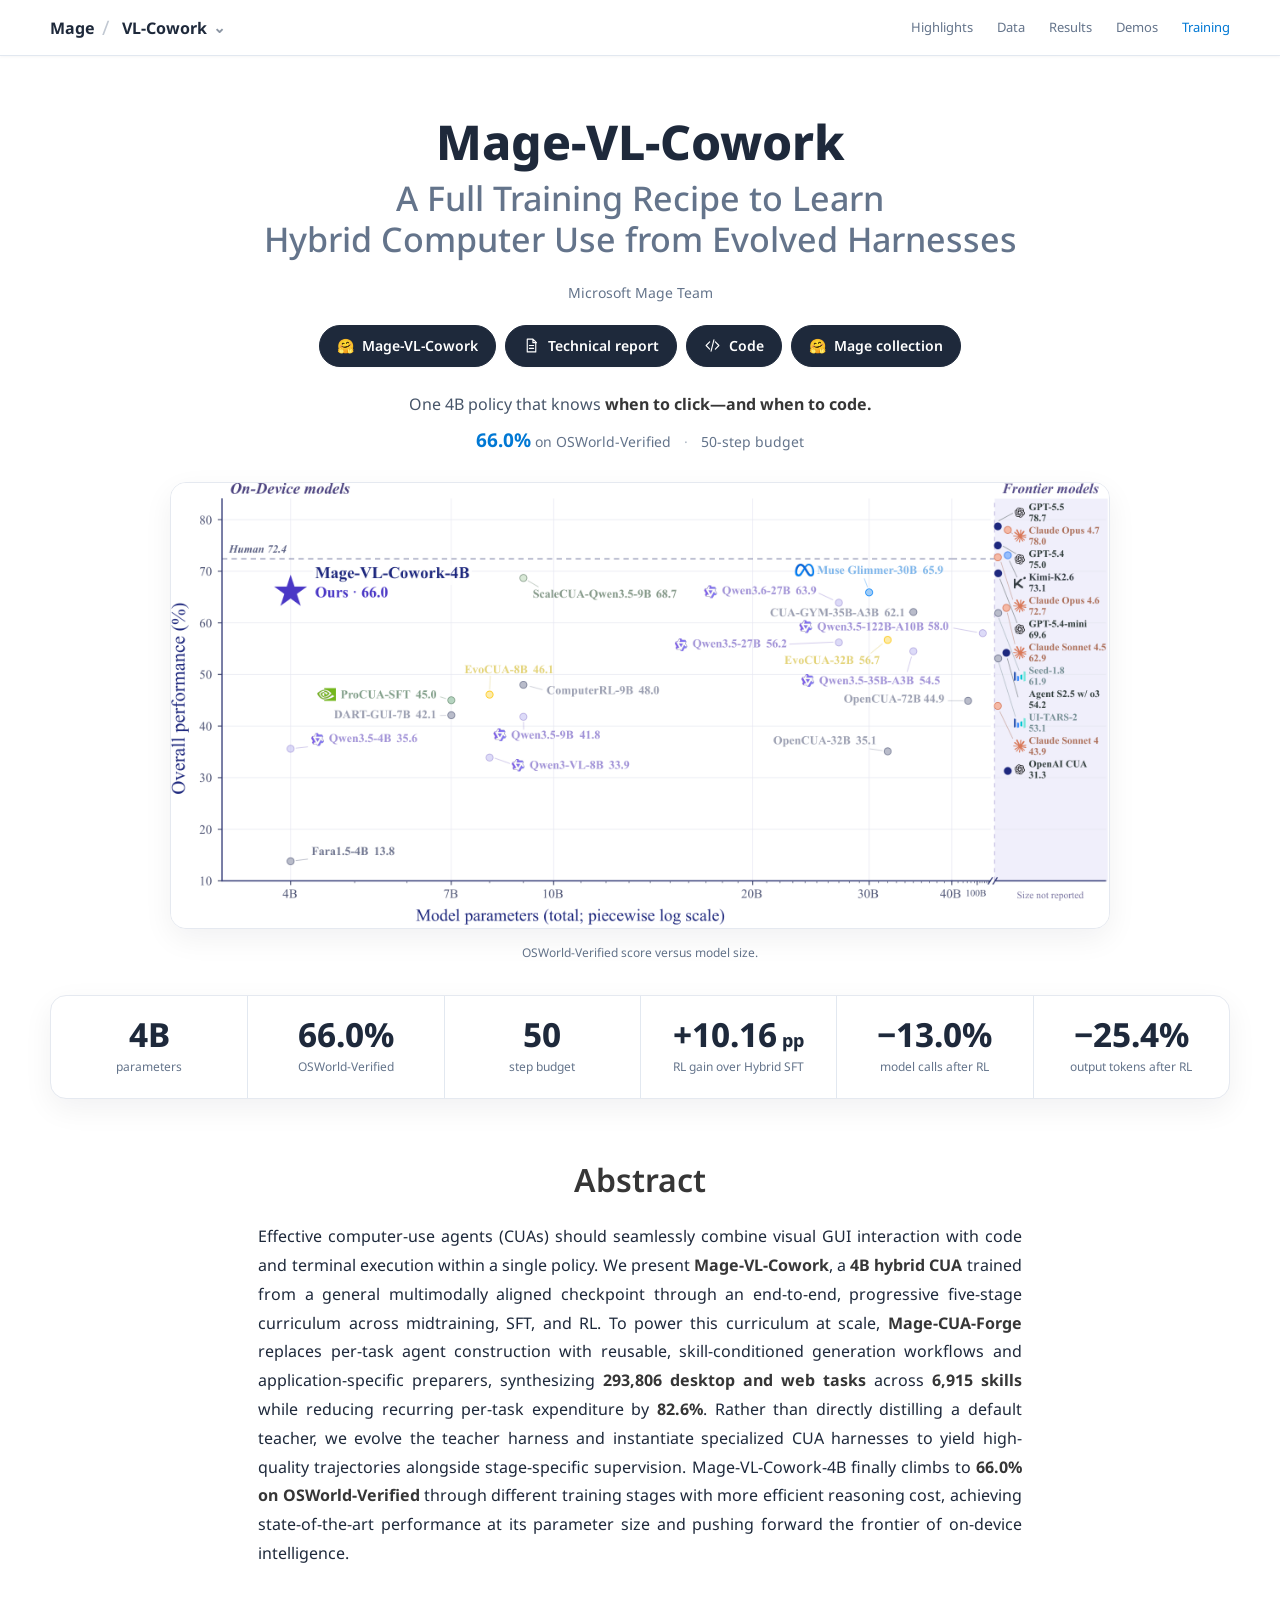
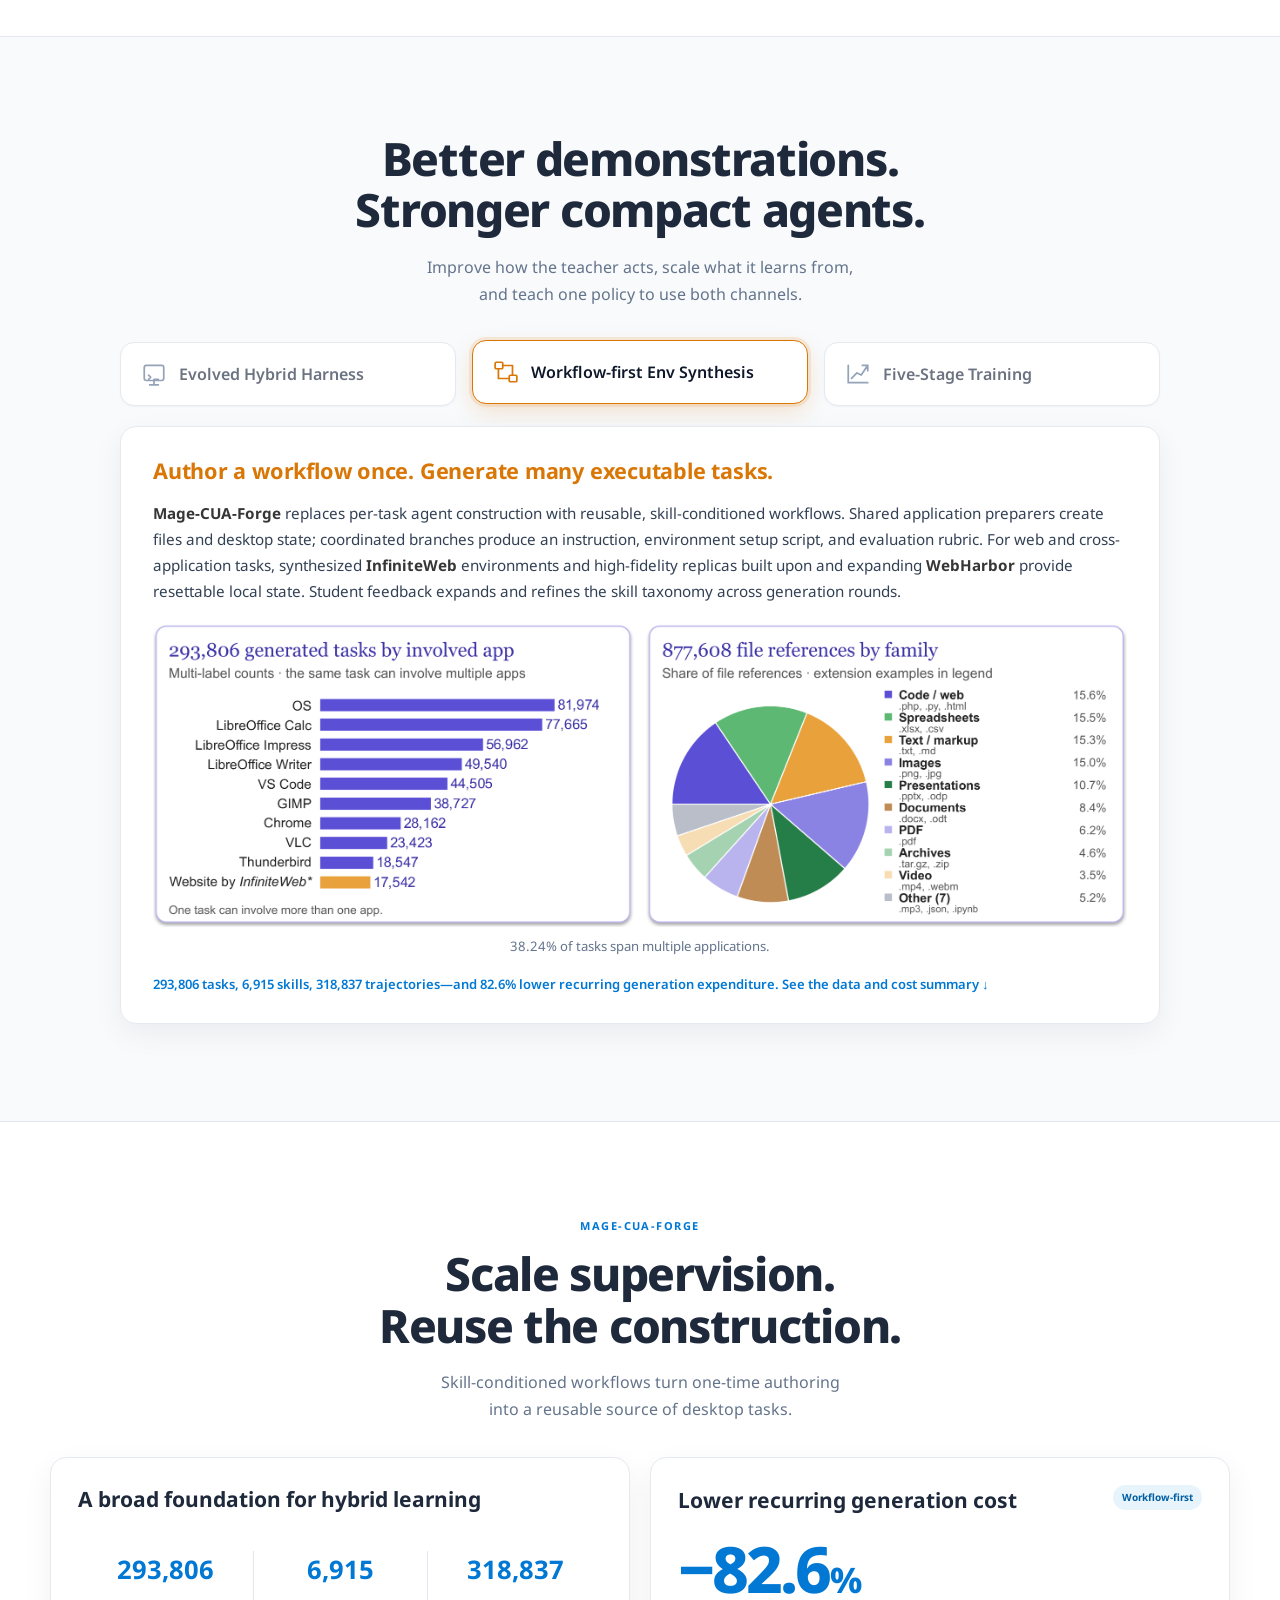
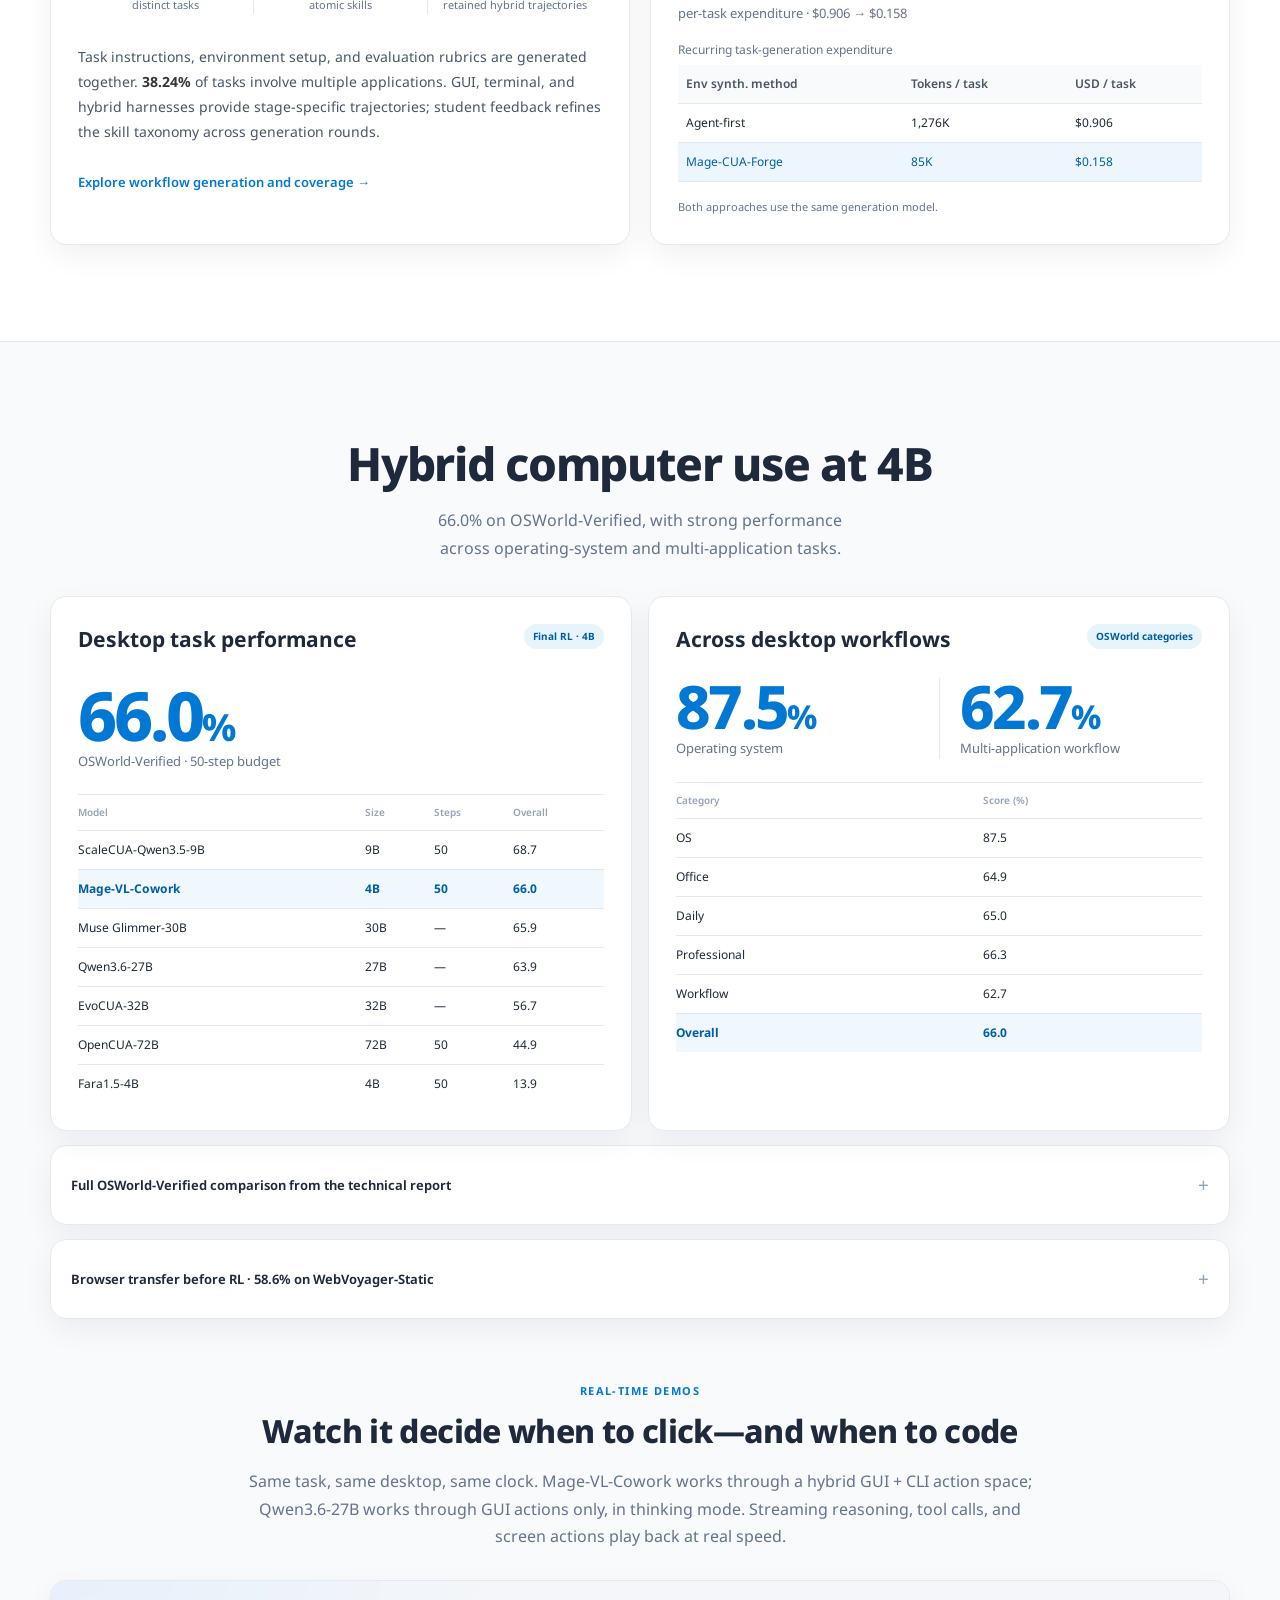
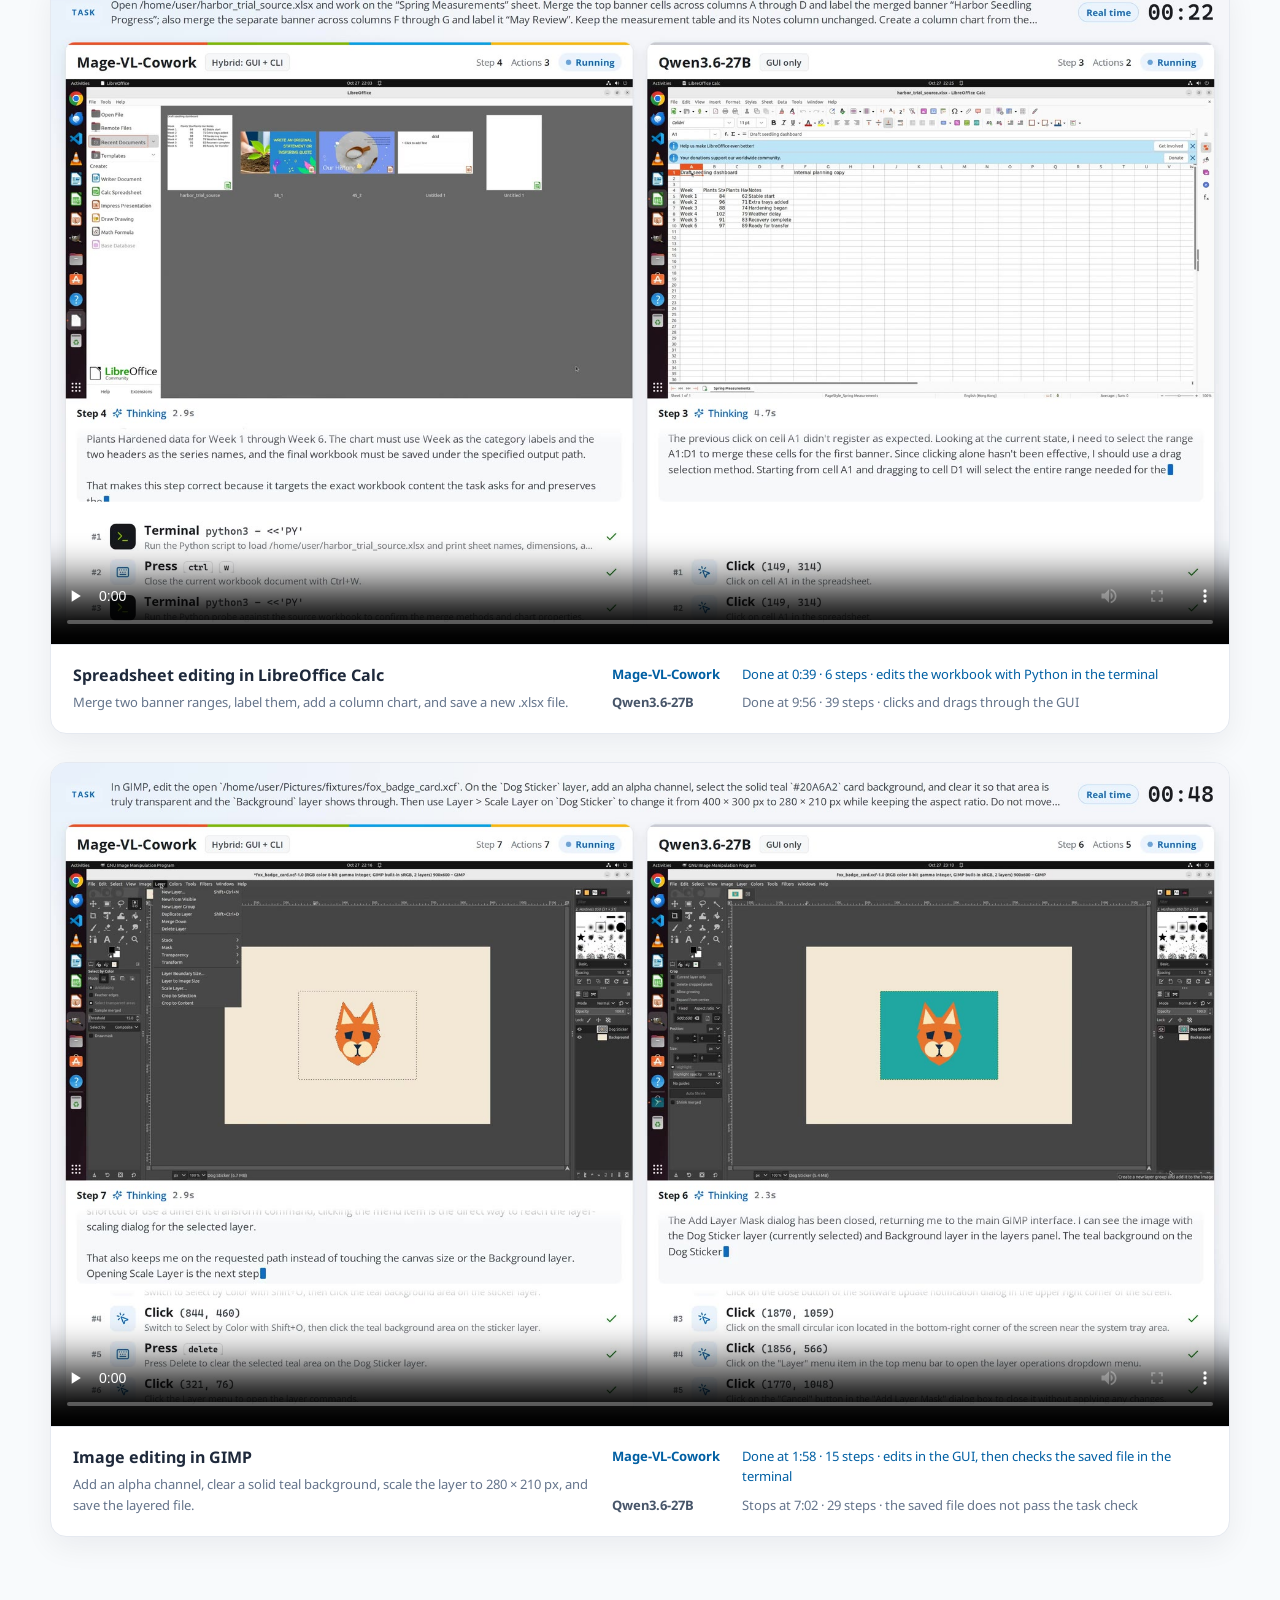
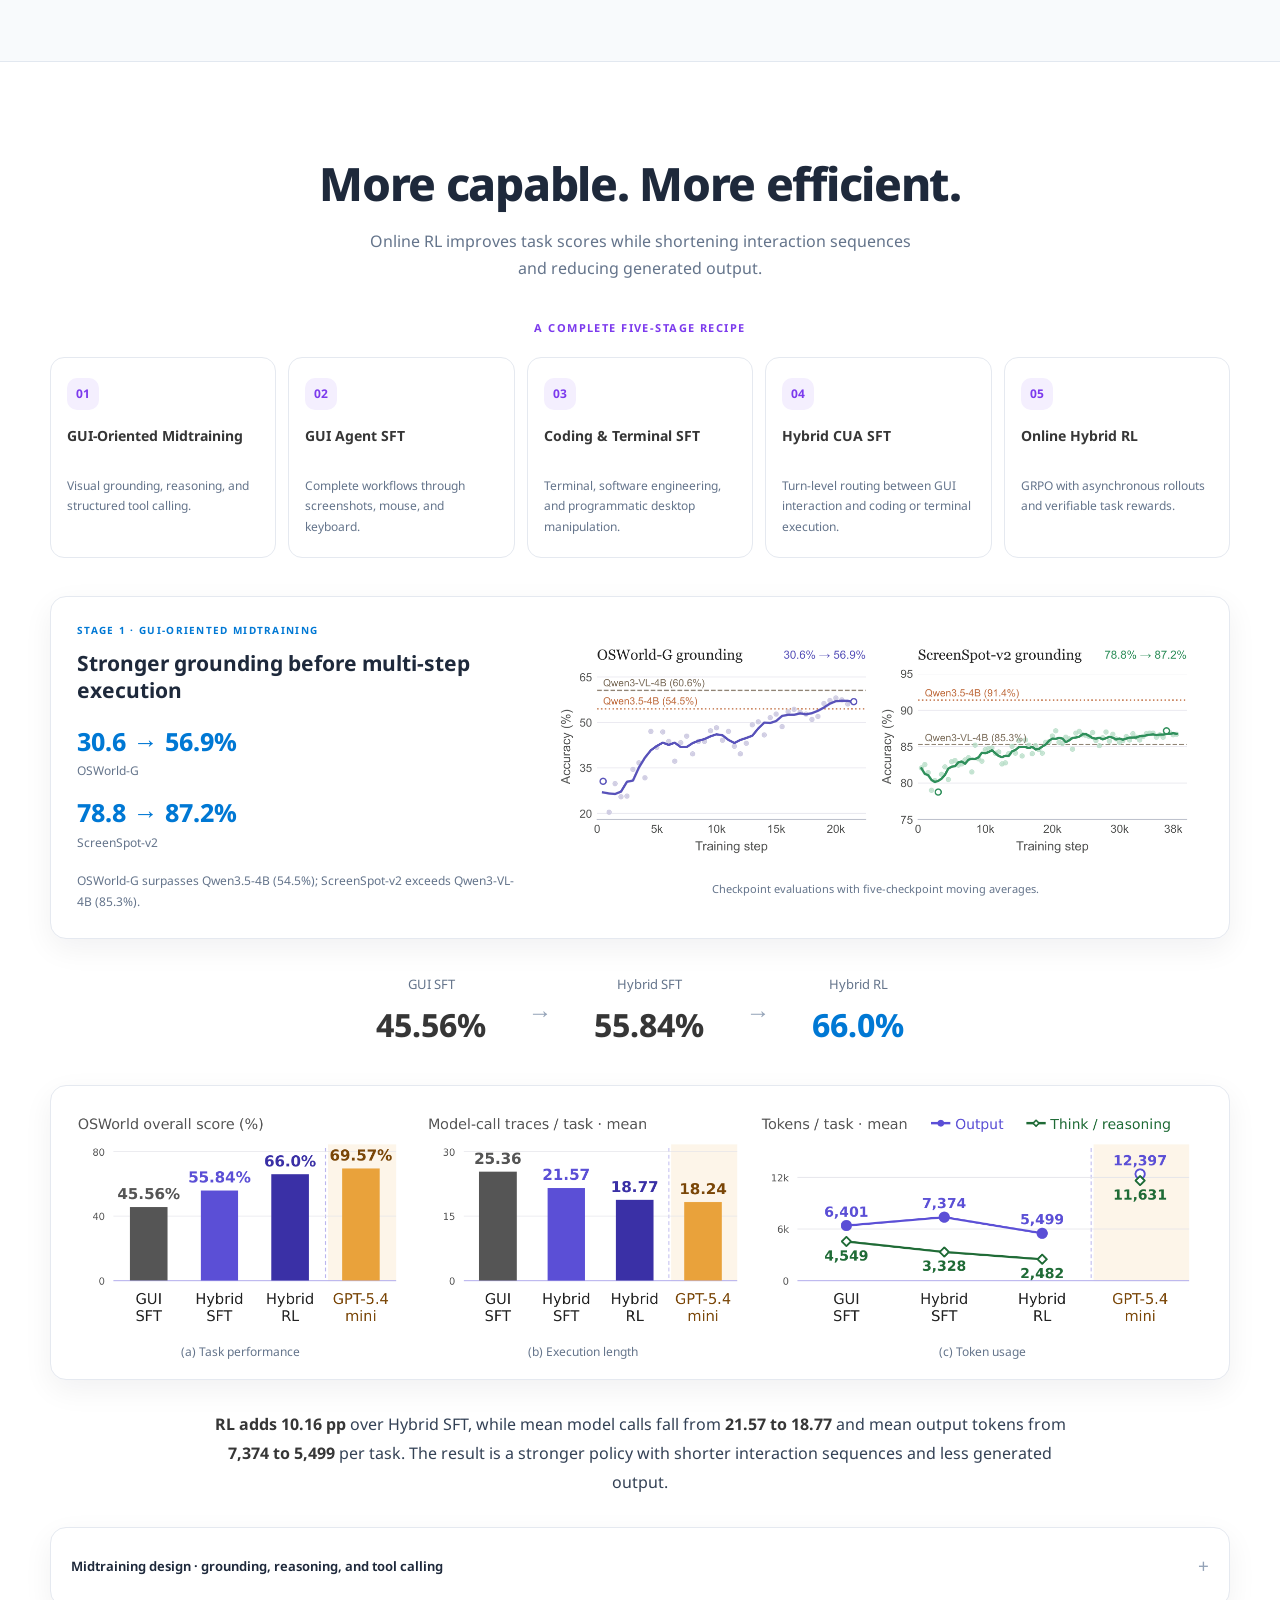
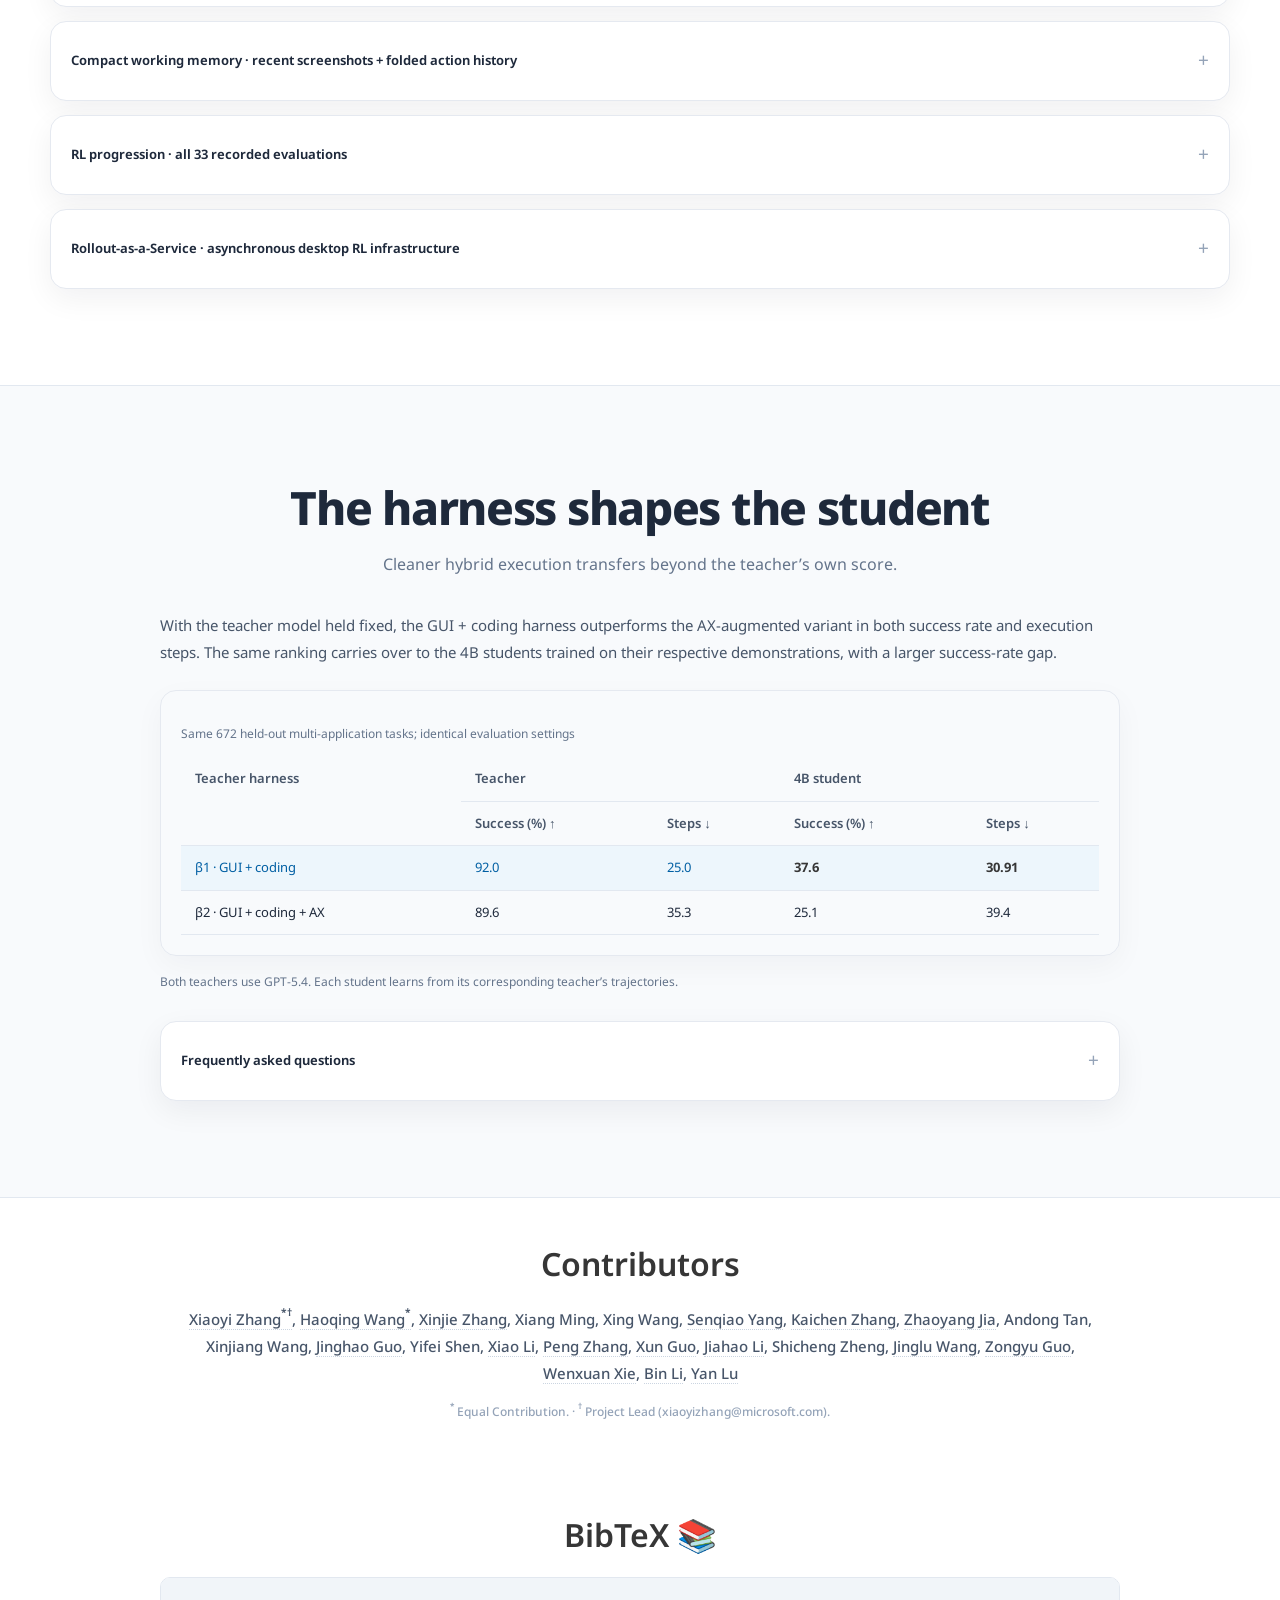
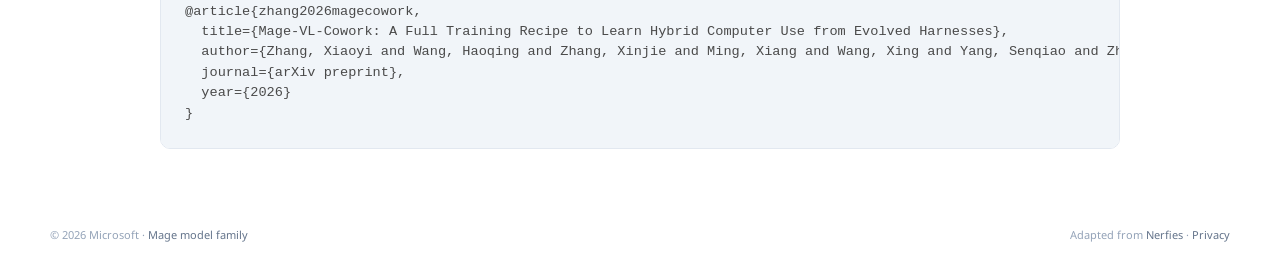
<file: cowork/index.html>
<!DOCTYPE html>

<html lang="en">
<head>
<meta charset="utf-8"/>
<meta content="width=device-width, initial-scale=1" name="viewport"/>
<meta content="Mage-VL-Cowork is an open-weight 4B hybrid computer-use agent from Microsoft. One policy combines GUI actions with code and terminal execution and reaches 66.0% on OSWorld-Verified." name="description"/>
<meta content="Mage-VL-Cowork, computer-use agent, CUA, hybrid computer use, GUI agent, agentic AI, AI agent, agent harness, harness engineering, OSWorld-Verified, WebVoyager, desktop automation, GUI + CLI, code execution, terminal agent, vision-language model, VLM, multimodal agent, compact 4B model, reinforcement learning, RLVR, environment synthesis, Microsoft" name="keywords"/>
<meta content="Microsoft Mage Team" name="author"/>
<meta content="index, follow, max-image-preview:large, max-snippet:-1, max-video-preview:-1" name="robots"/>
<meta content="Mage" property="og:site_name"/>
<meta content="Mage-VL-Cowork: A Full Training Recipe to Learn Hybrid Computer Use from Evolved Harnesses" property="og:title"/>
<meta content="Hybrid computer use at 4B: one policy that knows when to click and when to code. 66.0% on OSWorld-Verified, evolved-harness supervision, workflow-first data generation, and a five-stage training recipe." property="og:description"/>
<meta content="website" property="og:type"/>
<meta content="en_US" property="og:locale"/>
<meta content="https://microsoft.github.io/Mage/cowork/static/imgs/teaser-20261030-wx.png" property="og:image"/>
<meta content="2208" property="og:image:width"/>
<meta content="1048" property="og:image:height"/>
<meta content="Mage-VL-Cowork reaches 66.0% on OSWorld-Verified with 4B parameters." property="og:image:alt"/>
<meta content="summary_large_image" name="twitter:card"/>
<meta content="Mage-VL-Cowork: 4B hybrid computer-use agent, 66.0% on OSWorld-Verified" name="twitter:title"/>
<meta content="One 4B policy that knows when to click and when to code. Evolved agent harness, workflow-first task synthesis, and five-stage training." name="twitter:description"/>
<meta content="https://microsoft.github.io/Mage/cowork/static/imgs/teaser-20261030-wx.png" name="twitter:image"/>
<link href="../llms.txt" rel="alternate" title="LLM-readable summary" type="text/plain"/>
<link href="../llms-full.txt" rel="alternate" title="Plain-text version of this page" type="text/plain"/>
<script type="application/ld+json">
{
 "@context": "https://schema.org",
 "@graph": [
  {
   "@type": "Organization",
   "@id": "https://microsoft.github.io/Mage/#microsoft",
   "name": "Microsoft",
   "url": "https://www.microsoft.com/",
   "sameAs": [
    "https://github.com/microsoft",
    "https://huggingface.co/microsoft"
   ]
  },
  {
   "@type": "Organization",
   "@id": "https://microsoft.github.io/Mage/#mage-team",
   "name": "Microsoft Mage Team",
   "url": "https://microsoft.github.io/Mage/",
   "parentOrganization": {
    "@id": "https://microsoft.github.io/Mage/#microsoft"
   },
   "sameAs": [
    "https://github.com/microsoft/Mage",
    "https://huggingface.co/collections/microsoft/mage"
   ]
  },
  {
   "@type": "WebSite",
   "@id": "https://microsoft.github.io/Mage/#website",
   "url": "https://microsoft.github.io/Mage/",
   "name": "Mage",
   "alternateName": "Microsoft Mage model family",
   "publisher": {
    "@id": "https://microsoft.github.io/Mage/#microsoft"
   },
   "inLanguage": "en"
  },
  {
   "@type": "WebPage",
   "@id": "https://microsoft.github.io/Mage/cowork/#webpage",
   "url": "https://microsoft.github.io/Mage/cowork/",
   "name": "Mage-VL-Cowork: A Full Training Recipe to Learn Hybrid Computer Use from Evolved Harnesses",
   "description": "Mage-VL-Cowork is an open-weight 4B hybrid computer-use agent from Microsoft. One policy combines GUI actions with code and terminal execution and reaches 66.0% on OSWorld-Verified.",
   "inLanguage": "en",
   "isPartOf": {
    "@id": "https://microsoft.github.io/Mage/#website"
   },
   "breadcrumb": {
    "@id": "https://microsoft.github.io/Mage/cowork/#breadcrumb"
   },
   "about": [
    {
     "@type": "Thing",
     "name": "Computer-use agent"
    },
    {
     "@type": "Thing",
     "name": "Agentic AI"
    },
    {
     "@type": "Thing",
     "name": "GUI agent"
    },
    {
     "@type": "Thing",
     "name": "Agent harness"
    },
    {
     "@type": "Thing",
     "name": "OSWorld-Verified"
    },
    {
     "@type": "Thing",
     "name": "Vision-language model"
    },
    {
     "@type": "Thing",
     "name": "Reinforcement learning"
    }
   ],
   "primaryImageOfPage": {
    "@type": "ImageObject",
    "url": "https://microsoft.github.io/Mage/cowork/static/imgs/teaser-20261030-wx.png",
    "width": 2208,
    "height": 1048
   },
   "mainEntity": {
    "@id": "https://microsoft.github.io/Mage/cowork/#report"
   },
   "video": [
    {
     "@id": "https://microsoft.github.io/Mage/cowork/#video-spreadsheet"
    },
    {
     "@id": "https://microsoft.github.io/Mage/cowork/#video-gimp"
    }
   ],
   "dateModified": "2026-10-29"
  },
  {
   "@type": "TechArticle",
   "@id": "https://microsoft.github.io/Mage/cowork/#report",
   "headline": "Mage-VL-Cowork: A Full Training Recipe to Learn Hybrid Computer Use from Evolved Harnesses",
   "name": "Mage-VL-Cowork technical report",
   "abstract": "Effective computer-use agents (CUAs) should seamlessly combine visual GUI interaction with code and terminal execution within a single policy. We present Mage-VL-Cowork, a 4B hybrid CUA trained from a general multimodally aligned checkpoint through an end-to-end, progressive five-stage curriculum across midtraining, SFT, and RL. To power this curriculum at scale, Mage-CUA-Forge replaces per-task agent construction with reusable, skill-conditioned generation workflows and application-specific preparers, synthesizing 293,806 desktop and web tasks across 6,915 skills while reducing recurring per-task expenditure by 82.6%. Rather than directly distilling a default teacher, we evolve the teacher harness and instantiate specialized CUA harnesses to yield high-quality trajectories alongside stage-specific supervision. Mage-VL-Cowork-4B finally climbs to 66.0% on OSWorld-Verified through different training stages with more efficient reasoning cost, achieving state-of-the-art performance at its parameter size and pushing forward the frontier of on-device intelligence.",
   "url": "https://microsoft.github.io/Mage/cowork/assets/Mage-VL-Cowork.pdf",
   "encodingFormat": "application/pdf",
   "image": "https://microsoft.github.io/Mage/cowork/static/imgs/teaser-20261030-wx.png",
   "author": {
    "@id": "https://microsoft.github.io/Mage/#mage-team"
   },
   "publisher": {
    "@id": "https://microsoft.github.io/Mage/#microsoft"
   },
   "inLanguage": "en",
   "about": [
    {
     "@type": "Thing",
     "name": "Computer-use agent"
    },
    {
     "@type": "Thing",
     "name": "Agentic AI"
    },
    {
     "@type": "Thing",
     "name": "GUI agent"
    },
    {
     "@type": "Thing",
     "name": "Agent harness"
    },
    {
     "@type": "Thing",
     "name": "OSWorld-Verified"
    },
    {
     "@type": "Thing",
     "name": "Vision-language model"
    },
    {
     "@type": "Thing",
     "name": "Reinforcement learning"
    }
   ],
   "keywords": "computer-use agent, hybrid computer use, GUI agent, agentic AI, agent harness, harness engineering, OSWorld-Verified, WebVoyager, vision-language model, reinforcement learning with verifiable rewards, environment synthesis"
  },
  {
   "@type": "CreativeWork",
   "@id": "https://microsoft.github.io/Mage/cowork/#model",
   "name": "Mage-VL-Cowork 4B model weights",
   "url": "https://huggingface.co/microsoft/Mage-VL-Cowork",
   "license": "https://www.apache.org/licenses/LICENSE-2.0",
   "creator": {
    "@id": "https://microsoft.github.io/Mage/#mage-team"
   },
   "subjectOf": {
    "@id": "https://microsoft.github.io/Mage/cowork/#report"
   }
  },
  {
   "@type": "SoftwareSourceCode",
   "@id": "https://microsoft.github.io/Mage/cowork/#code",
   "name": "Mage-VL-Cowork code",
   "codeRepository": "https://github.com/microsoft/Mage/tree/main/mage_vl_cowork",
   "author": {
    "@id": "https://microsoft.github.io/Mage/#mage-team"
   },
   "subjectOf": {
    "@id": "https://microsoft.github.io/Mage/cowork/#report"
   }
  },
  {
   "@type": "VideoObject",
   "@id": "https://microsoft.github.io/Mage/cowork/#video-spreadsheet",
   "name": "Mage-VL-Cowork vs Qwen3.6-27B: spreadsheet editing in real time",
   "description": "Real-time side-by-side run in LibreOffice Calc. Mage-VL-Cowork (hybrid GUI + CLI) edits the workbook with Python and finishes at 0:39 in 6 steps; Qwen3.6-27B (GUI only, thinking mode) finishes at 9:56 in 39 steps.",
   "thumbnailUrl": [
    "https://microsoft.github.io/Mage/cowork/static/imgs/demo-spreadsheet.jpg"
   ],
   "uploadDate": "2026-10-29T12:00:00+08:00",
   "duration": "PT45S",
   "contentUrl": "https://microsoft.github.io/Mage/cowork/static/videos/hybrid-vs-gui-spreadsheet.mp4",
   "inLanguage": "en",
   "isFamilyFriendly": true,
   "publisher": {
    "@id": "https://microsoft.github.io/Mage/#microsoft"
   },
   "creator": {
    "@id": "https://microsoft.github.io/Mage/#mage-team"
   },
   "isPartOf": {
    "@id": "https://microsoft.github.io/Mage/cowork/#webpage"
   }
  },
  {
   "@type": "VideoObject",
   "@id": "https://microsoft.github.io/Mage/cowork/#video-gimp",
   "name": "Mage-VL-Cowork vs Qwen3.6-27B: image editing in GIMP in real time",
   "description": "Real-time side-by-side run in GIMP. Mage-VL-Cowork (hybrid GUI + CLI) clears a sticker background, scales the layer, and finishes at 1:58 in 15 steps; Qwen3.6-27B (GUI only, thinking mode) stops at 7:02 after 29 steps without passing the task check.",
   "thumbnailUrl": [
    "https://microsoft.github.io/Mage/cowork/static/imgs/demo-gimp.jpg"
   ],
   "uploadDate": "2026-10-29T12:00:00+08:00",
   "duration": "PT2M4S",
   "contentUrl": "https://microsoft.github.io/Mage/cowork/static/videos/hybrid-vs-gui-gimp.mp4",
   "inLanguage": "en",
   "isFamilyFriendly": true,
   "publisher": {
    "@id": "https://microsoft.github.io/Mage/#microsoft"
   },
   "creator": {
    "@id": "https://microsoft.github.io/Mage/#mage-team"
   },
   "isPartOf": {
    "@id": "https://microsoft.github.io/Mage/cowork/#webpage"
   }
  },
  {
   "@type": "BreadcrumbList",
   "@id": "https://microsoft.github.io/Mage/cowork/#breadcrumb",
   "itemListElement": [
    {
     "@type": "ListItem",
     "position": 1,
     "name": "Mage",
     "item": "https://microsoft.github.io/Mage/"
    },
    {
     "@type": "ListItem",
     "position": 2,
     "name": "Mage-VL-Cowork",
     "item": "https://microsoft.github.io/Mage/cowork/"
    }
   ]
  },
  {
   "@type": "FAQPage",
   "@id": "https://microsoft.github.io/Mage/cowork/#faq",
   "mainEntity": [
    {
     "@type": "Question",
     "name": "What is Mage-VL-Cowork?",
     "acceptedAnswer": {
      "@type": "Answer",
      "text": "Mage-VL-Cowork is a 4B hybrid computer-use agent (CUA) from the Microsoft Mage Team. A single vision-language policy combines screenshot-grounded GUI actions with code and terminal execution, and reaches 66.0% on OSWorld-Verified under a 50-step budget."
     }
    },
    {
     "@type": "Question",
     "name": "What is a hybrid computer-use agent?",
     "acceptedAnswer": {
      "@type": "Answer",
      "text": "A hybrid agent can act through two channels. The GUI channel uses mouse and keyboard actions for visual layouts, rendered output, and live application state. The terminal channel uses code, command-line tools, and application libraries for documents, spreadsheets, and presentations. Mage-VL-Cowork chooses the channel at each turn inside one policy, without an external orchestrator."
     }
    },
    {
     "@type": "Question",
     "name": "How does Mage-VL-Cowork compare with larger computer-use models?",
     "acceptedAnswer": {
      "@type": "Answer",
      "text": "On OSWorld-Verified with a 50-step budget, the 4B model scores 66.0%, ahead of larger open-source agents such as Muse Glimmer-30B (65.9%), Qwen3.6-27B (63.9%), EvoCUA-32B (56.7%), and OpenCUA-72B (44.9%). ScaleCUA-Qwen3.5-9B scores higher overall (68.7%), while Mage-VL-Cowork leads it on operating-system tasks (87.5% vs. 79.2%) and multi-application workflows (62.7% vs. 48.1%). Frontier proprietary models such as GPT-5.5 (78.7%) remain ahead."
     }
    },
    {
     "@type": "Question",
     "name": "What does it mean to evolve the agent harness?",
     "acceptedAnswer": {
      "@type": "Answer",
      "text": "The agent harness is the scaffold around the model: tool interfaces, prompts, and the execution environment. Before large-scale rollout, the teacher harness is refined and pruned. On 672 held-out multi-application tasks, a GUI + coding teacher scores 92.0% versus 89.6% with an added accessibility channel, and the corresponding 4B students score 37.6% versus 25.1%."
     }
    },
    {
     "@type": "Question",
     "name": "What is Mage-CUA-Forge?",
     "acceptedAnswer": {
      "@type": "Answer",
      "text": "Mage-CUA-Forge is a workflow-first environment and task synthesis pipeline. Reusable, skill-conditioned workflows generate the instruction, environment setup script, and evaluation rubric together. It produced 293,806 desktop and web tasks across 6,915 skills, and lowered recurring per-task generation cost by 82.6% ($0.906 to $0.158)."
     }
    },
    {
     "@type": "Question",
     "name": "How is Mage-VL-Cowork trained?",
     "acceptedAnswer": {
      "@type": "Answer",
      "text": "Training starts from an intermediate Mage-VL checkpoint and follows five stages: GUI-oriented midtraining, GUI agent SFT, coding and terminal SFT, hybrid CUA SFT, and online hybrid reinforcement learning with verifiable rewards. Online RL adds 10.16 percentage points over hybrid SFT while reducing model calls by 13.0% and output tokens by 25.4%."
     }
    },
    {
     "@type": "Question",
     "name": "How was the 66.0% OSWorld-Verified score measured?",
     "acceptedAnswer": {
      "@type": "Answer",
      "text": "The final RL checkpoint is evaluated on 361 held-out OSWorld-Verified tasks, excluding Google Drive, with a 50-step budget. The reported 66.0% is the average of two evaluation runs."
     }
    },
    {
     "@type": "Question",
     "name": "Can Mage-VL-Cowork operate web browsers?",
     "acceptedAnswer": {
      "@type": "Answer",
      "text": "Yes. Before RL, the Mage-VL-Cowork SFT model reaches 58.6% (377/643 tasks) on WebVoyager-Static, second behind the specialized browser agent Fara1.5-4B (68.0%) and ahead of Qwen3-VL-8B-Thinking (53.7%) and Qwen3.5-9B (53.3%)."
     }
    },
    {
     "@type": "Question",
     "name": "Where are the weights, and what is the license?",
     "acceptedAnswer": {
      "@type": "Answer",
      "text": "The 4B checkpoint is on Hugging Face as microsoft/Mage-VL-Cowork under the Apache-2.0 license. The code is in the mage_vl_cowork directory of the microsoft/Mage GitHub repository."
     }
    }
   ]
  }
 ]
}
</script>
<link href="../static/imgs/favicon.png" rel="icon"/>
<title>Mage-VL-Cowork: 4B Hybrid GUI + Code Computer-Use Agent | Microsoft Mage</title>
<link href="https://fonts.googleapis.com/css?family=Google+Sans|Noto+Sans|Castoro" rel="stylesheet"/>
<link href="static/css/bulma.min.css" rel="stylesheet"/>
<link href="static/css/index.css" rel="stylesheet"/>
<link href="static/css/result-first.css" rel="stylesheet"/>
<link href="static/css/family-nav.css" rel="stylesheet"/>
<link href="static/css/cowork.css?v=6" rel="stylesheet"/>
<script defer="" src="static/js/family-nav.js"></script>
<script defer="" src="static/js/cowork.js?v=6"></script>
<link href="https://microsoft.github.io/Mage/cowork/" rel="canonical"/><meta content="https://microsoft.github.io/Mage/cowork/" property="og:url"/></head>
<body>
<a class="cw-skip" href="#abstract">Skip to content</a>
<nav aria-label="Project navigation" class="rf-nav">
<div class="rf-nav-inner">
<a class="rf-brand-home" href="../">Mage</a><span aria-hidden="true" class="rf-brand-slash">/</span>
<div class="rf-project-switcher">
<button aria-expanded="false" aria-haspopup="true" class="rf-project-trigger" type="button">VL-Cowork <span aria-hidden="true" class="rf-chevron">⌄</span></button>
<div class="rf-project-menu" role="menu">
<a href="../vl/" role="menuitem"><strong>Mage-VL</strong><span>Multimodal understanding</span></a>
<a href="../flow/" role="menuitem"><strong>Mage-Flow</strong><span>Generation &amp; editing</span></a>
<a aria-current="page" href="./" role="menuitem"><strong>Mage-VL-Cowork</strong><span>Hybrid computer use</span></a>
</div>
</div>
<div class="cw-nav-links"><a href="#highlights">Highlights</a><a href="#data">Data</a><a href="#benchmarks">Results</a><a href="#demos">Demos</a><a href="#training">Training</a></div>

</div>
</nav><nav aria-label="Sections" class="cw-mobile-nav"><a href="#highlights">Highlights</a><a href="#data">Data</a><a href="#benchmarks">Results</a><a href="#demos">Demos</a><a href="#training">Training</a></nav>
<main>
<header class="rf-hero">
<div class="rf-container">
<h1 class="rf-report-title"><span class="rf-report-model">Mage-VL-Cowork</span><span class="rf-report-subtitle">A Full Training Recipe to Learn<br/>Hybrid Computer Use from Evolved Harnesses</span></h1>
<p class="rf-report-description"><a href="#contributors">Microsoft Mage Team</a></p>
<div class="rf-actions">
<a class="rf-button" href="https://huggingface.co/microsoft/Mage-VL-Cowork" rel="noopener" target="_blank"><span aria-hidden="true">🤗</span> Mage-VL-Cowork</a>
<a class="rf-button" href="https://github.com/microsoft/Mage/blob/main/assets/mage_vl_cowork_tech_report.pdf" rel="noopener" target="_blank"><svg aria-hidden="true" viewbox="0 0 24 24"><path d="M14 3H6v18h12V7l-4-4ZM14 3v5h5M9 12h6M9 16h6"></path></svg> Technical report</a>
<a class="rf-button" href="https://github.com/microsoft/Mage/tree/main/mage_vl_cowork" rel="noopener" target="_blank"><svg aria-hidden="true" viewbox="0 0 24 24"><path d="m8 7-5 5 5 5m8-10 5 5-5 5M14 4l-4 16"></path></svg> Code</a>
<a class="rf-button" href="https://huggingface.co/collections/microsoft/mage" rel="noopener" target="_blank"><span aria-hidden="true">🤗</span> Mage collection</a>
</div>
<p class="cw-tagline">One 4B policy that knows <strong>when to click—and when to code.</strong></p><p class="cw-hero-result"><strong>66.0%</strong> on OSWorld-Verified <span aria-hidden="true">·</span> 50-step budget</p>
<div aria-label="OSWorld-Verified performance versus model size" class="rf-hero-media is-single">
<figure class="rf-media-card"><a class="cw-zoom" data-caption="OSWorld-Verified overall score versus model size." data-pdf="assets/teaser-20261030-wx.pdf" href="static/imgs/teaser-20261030-wx.png"><img alt="Mage-VL-Cowork achieves 66.0% on OSWorld-Verified with 4B parameters, alongside compact and larger agents." fetchpriority="high" height="1048" src="static/imgs/teaser-20261030-wx.png" width="2208"/></a></figure>
</div>
<p class="cw-caption cw-hero-caption">OSWorld-Verified score versus model size.</p>
</div>
</header>
<section aria-label="Headline results" class="rf-metrics">
<div class="rf-container">
<div class="rf-metric-grid">
<div class="rf-metric"><strong>4B</strong><span>parameters</span></div>
<div class="rf-metric"><strong>66.0%</strong><span>OSWorld-Verified</span></div>
<div class="rf-metric"><strong>50</strong><span>step budget</span></div>
<div class="rf-metric"><strong>+10.16<span class="cw-unit"> pp</span></strong><span>RL gain over Hybrid SFT</span></div>
<div class="rf-metric"><strong>−13.0%</strong><span>model calls after RL</span></div>
<div class="rf-metric"><strong>−25.4%</strong><span>output tokens after RL</span></div>
</div>

</div>
</section>
<section class="section cw-abstract" id="abstract">
<div class="container is-max-desktop"><div class="columns is-centered has-text-centered"><div class="column is-four-fifths">
<h2 class="title is-3">Abstract</h2>
<div class="content has-text-justified"><p>Effective computer-use agents (CUAs) should seamlessly combine visual GUI interaction with code and terminal execution within a single policy. We present <strong>Mage-VL-Cowork</strong>, a <strong>4B hybrid CUA</strong> trained from a general multimodally aligned checkpoint through an end-to-end, progressive five-stage curriculum across midtraining, SFT, and RL. To power this curriculum at scale, <strong>Mage-CUA-Forge</strong> replaces per-task agent construction with reusable, skill-conditioned generation workflows and application-specific preparers, synthesizing <strong>293,806 desktop and web tasks</strong> across <strong>6,915 skills</strong> while reducing recurring per-task expenditure by <strong>82.6%</strong>. Rather than directly distilling a default teacher, we evolve the teacher harness and instantiate specialized CUA harnesses to yield high-quality trajectories alongside stage-specific supervision. Mage-VL-Cowork-4B finally climbs to <strong>66.0% on OSWorld-Verified</strong> through different training stages with more efficient reasoning cost, achieving state-of-the-art performance at its parameter size and pushing forward the frontier of on-device intelligence.</p></div>
</div></div></div>
</section>
<section class="rf-section rf-section-soft" id="highlights">
<div class="rf-container">
<div class="rf-section-head"><h2>Better demonstrations.<br/>Stronger compact agents.</h2><p class="cw-lead">Improve how the teacher acts, scale what it learns from,<br class="cw-desktop-break"/> and teach one policy to use both channels.</p></div>
<div class="feature-container cw-features">
<div aria-label="Research highlights" class="feature-tabs" role="tablist">
<button aria-controls="panel-harness" aria-selected="false" class="feature-tab" data-color="blue" id="tab-harness" role="tab" tabindex="-1" type="button"><svg aria-hidden="true" viewbox="0 0 24 24"><rect height="14" rx="2" width="18" x="3" y="4"></rect><path d="M8 22h8M12 18v4m-5-9 2 2-2 2m5 0h4"></path></svg><span>Evolved Hybrid Harness</span></button>
<button aria-controls="panel-workflow" aria-selected="true" class="feature-tab active-amber" data-color="amber" id="tab-workflow" role="tab" tabindex="0" type="button"><svg aria-hidden="true" viewbox="0 0 24 24"><rect height="6" rx="1" width="7" x="2" y="3"></rect><rect height="6" rx="1" width="7" x="15" y="15"></rect><path d="M9 6h9v9M5 9v9h10"></path></svg><span>Workflow-first Env Synthesis</span></button>
<button aria-controls="panel-recipe" aria-selected="false" class="feature-tab" data-color="purple" id="tab-recipe" role="tab" tabindex="-1" type="button"><svg aria-hidden="true" viewbox="0 0 24 24"><path d="M3 20V4M3 20h18M6 16l5-5 4 2 6-9M16 4h5v5"></path></svg><span>Five-Stage Training</span></button>
</div>
<div class="feature-content-wrapper">
<article aria-labelledby="tab-harness" class="feature-panel" data-color="blue" hidden="" id="panel-harness" role="tabpanel" tabindex="0">
<h3 class="feature-panel-title">Evolve the harness before collecting the corpus</h3>
<p class="feature-panel-text">A strong teacher does not automatically make a strong hybrid agent. We refine the <strong>scaffold, tool interfaces, prompts, and terminal execution environment</strong> before large-scale rollout. Evolution is as much pruning as growth: remove redundant action routes and provide application-level libraries. Specialized <strong>GUI, terminal, and hybrid CUA harnesses</strong> then roll out the same synthesized tasks to collect demonstrations for different training stages. The final student learns channel routing inside a single policy—not an external orchestrator.</p><div aria-label="Complementary action channels" class="cw-channel-grid">
<article><span class="cw-channel-label">GUI CHANNEL</span><h4>Act on what the screen shows.</h4><p>Use screenshot-grounded mouse and keyboard actions for visual layouts, rendered output, and live application state.</p></article>
<article><span class="cw-channel-label">TERMINAL CHANNEL</span><h4>Work directly with structured files.</h4><p>Use code, command-line tools, and application libraries to manipulate documents, spreadsheets, and presentations.</p></article>
</div><p class="cw-routing-line">The same policy chooses the channel at each turn—and switches when the task calls for it.</p>
<a class="cw-zoom feature-panel-img" data-caption="Overview: evolved teacher harness, reusable generation workflows, and student-feedback-driven skill expansion." data-pdf="assets/method.pdf" href="static/imgs/method.png"><img alt="Data-generation pipeline combining teacher-harness evolution, skill-conditioned workflows, rubric judging, and student feedback." height="1113" loading="lazy" src="static/imgs/method.png" width="2236"/></a>
<p class="feature-panel-cap">Optimize the teacher’s execution upstream; carry better hybrid behavior into every retained demonstration.</p>
<div class="cw-insight"><strong>More tools are not always better.</strong> On the same 672 held-out multi-application tasks, the GUI + coding teacher scores 92.0%, versus 89.6% with an added accessibility channel. The corresponding 4B students score 37.6% and 25.1%—a <strong>12.5 pp gap</strong>. <a href="#harness-comparison">See the paired comparison ↓</a></div>
</article>
<article aria-labelledby="tab-workflow" class="feature-panel active" data-color="amber" id="panel-workflow" role="tabpanel" tabindex="0">
<h3 class="feature-panel-title">Author a workflow once. Generate many executable tasks.</h3>
<p class="feature-panel-text"><strong>Mage-CUA-Forge</strong> replaces per-task agent construction with reusable, skill-conditioned workflows. Shared application preparers create files and desktop state; coordinated branches produce an instruction, environment setup script, and evaluation rubric. For web and cross-application tasks, synthesized <strong>InfiniteWeb</strong> environments and high-fidelity replicas built upon and expanding <strong>WebHarbor</strong> provide resettable local state. Student feedback expands and refines the skill taxonomy across generation rounds.</p>
<a class="cw-zoom feature-panel-img" data-caption="Application coverage and task–file reference charts." data-pdf="assets/coverage.pdf" href="static/imgs/coverage.png"><img alt="Two charts showing application coverage and task-file reference families." height="699" loading="lazy" src="static/imgs/coverage.png" width="2236"/></a>
<p class="feature-panel-cap">38.24% of tasks span multiple applications.</p>
<p class="cw-note"><a class="cw-text-link" href="#data">293,806 tasks, 6,915 skills, 318,837 trajectories—and 82.6% lower recurring generation expenditure. See the data and cost summary ↓</a></p></article>
<article aria-labelledby="tab-recipe" class="feature-panel" data-color="purple" hidden="" id="panel-recipe" role="tabpanel" tabindex="0">
<h3 class="feature-panel-title">Build both capabilities before learning to combine them</h3>
<p class="feature-panel-text">Starting from an <strong>intermediate 4B Mage-VL checkpoint</strong>, the <strong>specialize-then-unify curriculum</strong> first develops visual grounding, reasoning, structured tool calling, GUI execution, and coding and terminal capabilities. Hybrid CUA SFT then teaches a single policy to combine its channels, followed by online hybrid RL with verifiable rewards.</p><p class="cw-recipe-compact">GUI-Oriented Midtraining <span>→</span> GUI Agent SFT <span>→</span> Coding &amp; Terminal SFT <span>→</span> Hybrid CUA SFT <span>→</span> Online Hybrid RL</p><p class="feature-panel-text">The model first develops two capable action channels, then learns to select and combine them. This avoids learning hybrid routing simply as a workaround for weak GUI execution.</p>
<div class="cw-insight"><strong>45.56% → 55.84% → 66.0%</strong> on OSWorld-Verified, from GUI SFT to Hybrid SFT to Hybrid RL. <a href="#training">Explore performance and efficiency ↓</a></div>
</article>
</div>
</div>
</div>
</section>
<section class="rf-section cw-data-section" id="data"><div class="rf-container">
<div class="rf-section-head"><p class="cw-eyebrow">MAGE-CUA-FORGE</p><h2>Scale supervision.<br/>Reuse the construction.</h2><p class="cw-lead">Skill-conditioned workflows turn one-time authoring<br class="cw-desktop-break"/> into a reusable source of desktop tasks.</p></div>
<div class="cw-data-grid"><article class="rf-score-card cw-scale-card"><h3>A broad foundation for hybrid learning</h3><div class="cw-data-stats"><div><strong>293,806</strong><span>distinct tasks</span></div><div><strong>6,915</strong><span>atomic skills</span></div><div><strong>318,837</strong><span>retained hybrid trajectories</span></div></div><p class="cw-body-copy">Task instructions, environment setup, and evaluation rubrics are generated together. <strong>38.24%</strong> of tasks involve multiple applications. GUI, terminal, and hybrid harnesses provide stage-specific trajectories; student feedback refines the skill taxonomy across generation rounds.</p><a class="cw-text-link" href="#panel-workflow">Explore workflow generation and coverage <span aria-hidden="true">→</span></a></article>
<article class="rf-score-card cw-cost-card"><div class="rf-score-top"><h3>Lower recurring generation cost</h3><span class="rf-score-badge">Workflow-first</span></div><div class="rf-score-number">−82.6<span class="cw-percent">%</span></div><p class="rf-score-label">per-task expenditure · $0.906 → $0.158</p><div aria-label="Recurring task-generation expenditure" class="cw-table-scroll" role="region" tabindex="0"><table class="cw-table"><caption>Recurring task-generation expenditure</caption><thead><tr><th>Env synth. method</th><th>Tokens / task</th><th>USD / task</th></tr></thead><tbody><tr><td>Agent-first</td><td>1,276K</td><td>$0.906</td></tr><tr class="ours"><td>Mage-CUA-Forge</td><td>85K</td><td>$0.158</td></tr></tbody></table></div><p class="cw-note">Both approaches use the same generation model.</p></article></div>
</div></section><section class="rf-section rf-section-soft" id="benchmarks">
<div class="rf-container">
<div class="rf-section-head"><h2>Hybrid computer use at 4B</h2><p class="cw-lead">66.0% on OSWorld-Verified, with strong performance<br class="cw-desktop-break"/> across operating-system and multi-application tasks.</p></div>
<div class="rf-score-grid">
<article class="rf-score-card">
<div class="rf-score-top"><h3>Desktop task performance</h3><span class="rf-score-badge">Final RL · 4B</span></div>
<div class="rf-score-number">66.0<span class="cw-percent">%</span></div><p class="rf-score-label">OSWorld-Verified · 50-step budget</p>
<table class="rf-mini-table"><caption class="cw-sr-only">Selected OSWorld-Verified results</caption><thead><tr><th>Model</th><th>Size</th><th>Steps</th><th>Overall</th></tr></thead><tbody>
<tr><td>ScaleCUA-Qwen3.5-9B</td><td>9B</td><td>50</td><td>68.7</td></tr>
<tr class="ours"><td>Mage-VL-Cowork</td><td>4B</td><td>50</td><td>66.0</td></tr>
<tr><td>Muse Glimmer-30B</td><td>30B</td><td>—</td><td>65.9</td></tr>
<tr><td>Qwen3.6-27B</td><td>27B</td><td>—</td><td>63.9</td></tr>
<tr><td>EvoCUA-32B</td><td>32B</td><td>—</td><td>56.7</td></tr>
<tr><td>OpenCUA-72B</td><td>72B</td><td>50</td><td>44.9</td></tr>
<tr><td>Fara1.5-4B</td><td>4B</td><td>50</td><td>13.9</td></tr>
</tbody></table>

</article>
<article class="rf-score-card">
<div class="rf-score-top"><h3>Across desktop workflows</h3><span class="rf-score-badge">OSWorld categories</span></div>
<div class="rf-score-metrics"><div class="rf-score-metric"><div class="rf-score-number">87.5<span class="cw-percent">%</span></div><div class="rf-score-label">Operating system</div></div><div class="rf-score-metric"><div class="rf-score-number">62.7<span class="cw-percent">%</span></div><div class="rf-score-label">Multi-application workflow</div></div></div>
<table class="rf-mini-table"><caption class="cw-sr-only">Mage-VL-Cowork category scores</caption><thead><tr><th>Category</th><th>Score (%)</th></tr></thead><tbody><tr><td>OS</td><td>87.5</td></tr><tr><td>Office</td><td>64.9</td></tr><tr><td>Daily</td><td>65.0</td></tr><tr><td>Professional</td><td>66.3</td></tr><tr><td>Workflow</td><td>62.7</td></tr><tr class="ours"><td>Overall</td><td>66.0</td></tr></tbody></table>

</article>
</div>
<details class="rf-details" id="full-results"><summary>Full OSWorld-Verified comparison from the technical report</summary><div class="rf-details-body"><div aria-label="OSWorld-Verified scores (%)" class="cw-table-scroll" role="region" tabindex="0"><table class="cw-table"><caption>OSWorld-Verified scores (%)</caption><thead><tr><th scope="col">Model</th><th scope="col">Steps</th><th scope="col">OS</th><th scope="col">Office</th><th scope="col">Daily</th><th scope="col">Professional</th><th scope="col">Workflow</th><th scope="col">Overall</th></tr></thead><tbody><tr><td>Human</td><td>—</td><td>—</td><td>—</td><td>—</td><td>—</td><td>—</td><td>72.4</td></tr><tr class="cw-group"><td colspan="8">Frontier models</td></tr><tr><td>GPT-5.5</td><td>—</td><td>—</td><td>—</td><td>—</td><td>—</td><td>—</td><td>78.7</td></tr><tr><td>Claude Opus 4.7</td><td>—</td><td>—</td><td>—</td><td>—</td><td>—</td><td>—</td><td>78.0</td></tr><tr><td>GPT-5.4</td><td>—</td><td>—</td><td>—</td><td>—</td><td>—</td><td>—</td><td>75.0</td></tr><tr><td>Kimi-K2.6</td><td>—</td><td>—</td><td>—</td><td>—</td><td>—</td><td>—</td><td>73.1</td></tr><tr><td>GPT-5.4-mini†</td><td>50</td><td>79.2</td><td>68.0</td><td>76.6</td><td>69.4</td><td>63.3</td><td>69.6</td></tr><tr><td>Claude Sonnet 4.5</td><td>100</td><td>70.8</td><td>72.6</td><td>61.4</td><td>63.2</td><td>49.5</td><td>62.9</td></tr><tr><td>Seed-1.8</td><td>100</td><td>66.7</td><td>68.8</td><td>67.1</td><td>71.4</td><td>42.4</td><td>61.9</td></tr><tr><td>Agent S2.5 w/ o3</td><td>50</td><td>75.0</td><td>53.8</td><td>54.0</td><td>75.5</td><td>39.5</td><td>54.2</td></tr><tr><td>UI-TARS-2</td><td>100</td><td>41.7</td><td>61.1</td><td>62.1</td><td>61.2</td><td>34.1</td><td>53.1</td></tr><tr><td>Claude Sonnet 4</td><td>50</td><td>45.8</td><td>43.5</td><td>55.1</td><td>55.1</td><td>28.5</td><td>43.9</td></tr><tr><td>OpenAI CUA</td><td>50</td><td>70.8</td><td>23.0</td><td>37.2</td><td>51.0</td><td>15.8</td><td>31.3</td></tr><tr class="cw-group"><td colspan="8">Models with reported parameter counts</td></tr><tr><td>ScaleCUA-Qwen3.5-9B</td><td>50</td><td>79.2</td><td>70.6</td><td>74.3</td><td>89.5</td><td>48.1</td><td>68.7</td></tr><tr><td>Muse Glimmer-30B</td><td>—</td><td>—</td><td>—</td><td>—</td><td>—</td><td>—</td><td>65.9</td></tr><tr><td>Qwen3.6-27B</td><td>—</td><td>—</td><td>—</td><td>—</td><td>—</td><td>—</td><td>63.9</td></tr><tr><td>EvoCUA-32B</td><td>—</td><td>—</td><td>—</td><td>—</td><td>—</td><td>—</td><td>56.7</td></tr><tr><td>Qwen3.5-27B</td><td>—</td><td>—</td><td>—</td><td>—</td><td>—</td><td>—</td><td>56.2</td></tr><tr><td>ComputerRL-9B</td><td>50</td><td>75.0</td><td>45.8</td><td>52.5</td><td>71.4</td><td>27.9</td><td>48.0</td></tr><tr><td>ProCUA-SFT</td><td>—</td><td>—</td><td>—</td><td>—</td><td>—</td><td>—</td><td>45.0</td></tr><tr><td>OpenCUA-72B</td><td>50</td><td>45.8</td><td>42.7</td><td>53.8</td><td>75.5</td><td>22.3</td><td>44.9</td></tr><tr><td>DART-GUI-7B</td><td>30</td><td>62.5</td><td>39.3</td><td>50.8</td><td>73.5</td><td>16.7</td><td>42.1</td></tr><tr><td>Qwen3.5-9B</td><td>—</td><td>—</td><td>—</td><td>—</td><td>—</td><td>—</td><td>41.8</td></tr><tr><td>OpenCUA-32B</td><td>50</td><td>60.9</td><td>29.9</td><td>41.0</td><td>65.3</td><td>14.6</td><td>35.1</td></tr><tr><td>Fara1.5-4B</td><td>50</td><td>25.0</td><td>7.6</td><td>29.5</td><td>12.2</td><td>6.6</td><td>13.9</td></tr><tr class="ours"><td>Mage-VL-Cowork-4B</td><td>50</td><td>87.5</td><td>64.9</td><td>65.0</td><td>66.3</td><td>62.7</td><td>66.0</td></tr></tbody></table></div><p class="cw-note">† Evaluated by the authors in one run on 361 tasks, excluding Google Drive.</p></div></details>
<details class="rf-details" id="browser-results"><summary>Browser transfer before RL · 58.6% on WebVoyager-Static</summary><div class="rf-details-body cw-browser"><p>The <strong>4B Mage-VL-Cowork-SFT model</strong> achieves <strong>58.6% success (377/643 tasks)</strong>, ranking second among the evaluated models behind the specialized browser agent <strong>Fara1.5-4B (68.0%)</strong>. It outperforms larger models including Qwen3-VL-8B-Thinking (53.7%) and Qwen3.5-9B (53.3%).</p><p>WebVoyager-Static reconstructs all <strong>643 tasks across 15 websites</strong> using self-hosted replicas built upon and substantially extending WebHarbor. Verification checks <strong>page visits and required UI operations</strong>, then compares the answer and backend database state against ground truth—not just the final screenshot.</p><div aria-label="WebVoyager-Static results" class="cw-table-scroll" role="region" tabindex="0"><table class="cw-table"><caption>WebVoyager-Static and live WebVoyager success rates</caption><thead><tr><th scope="col">Model</th><th scope="col">WebVoyager-Static (%)</th><th scope="col">Live (%)</th><th scope="col">Δ (pp)</th></tr></thead><tbody><tr class="cw-group"><td colspan="4">Open-source models</td></tr><tr><td>Fara1.5-4B</td><td>68.0</td><td>80.8</td><td>-12.8</td></tr><tr><td>Qwen3-VL-8B-Thinking</td><td>53.7</td><td>—</td><td>—</td></tr><tr><td>Qwen3.5-9B</td><td>53.3</td><td>—</td><td>—</td></tr><tr><td>Qwen3-VL-4B-Thinking</td><td>49.6</td><td>—</td><td>—</td></tr><tr><td>OpenWebRL-4B</td><td>47.1</td><td>74.1</td><td>-27.0</td></tr><tr><td>MolmoWeb-8B</td><td>46.8</td><td>78.2</td><td>-31.4</td></tr><tr><td>MolmoWeb-4B</td><td>42.6</td><td>75.2</td><td>-32.6</td></tr><tr><td>Fara-7B</td><td>40.4</td><td>73.5</td><td>-33.1</td></tr><tr><td>Qwen3.5-4B</td><td>37.3</td><td>—</td><td>—</td></tr><tr class="ours"><td>Mage-VL-Cowork-SFT</td><td>58.6</td><td>—</td><td>—</td></tr></tbody></table></div></div></details>
<div class="cw-demos" id="demos">
<div class="cw-demos-head"><p class="cw-eyebrow">REAL-TIME DEMOS</p><h3>Watch it decide when to click—and when to code</h3><p class="cw-lead">Same task, same desktop, same clock. Mage-VL-Cowork works through a hybrid GUI + CLI action space; Qwen3.6-27B works through GUI actions only, in thinking mode. Streaming reasoning, tool calls, and screen actions play back at real speed.</p></div>
<figure class="cw-demo">
<video aria-describedby="demo-spreadsheet-cap" controls="" height="1080" playsinline="" poster="static/imgs/demo-spreadsheet.jpg" preload="none" width="1920"><source src="static/videos/hybrid-vs-gui-spreadsheet.mp4" type="video/mp4"/></video>
<figcaption id="demo-spreadsheet-cap"><div class="cw-demo-title"><h4>Spreadsheet editing in LibreOffice Calc</h4><p>Merge two banner ranges, label them, add a column chart, and save a new .xlsx file.</p></div>
<dl class="cw-demo-facts"><div class="ours"><dt>Mage-VL-Cowork</dt><dd>Done at 0:39 · 6 steps · edits the workbook with Python in the terminal</dd></div><div><dt>Qwen3.6-27B</dt><dd>Done at 9:56 · 39 steps · clicks and drags through the GUI</dd></div></dl></figcaption>
</figure>
<figure class="cw-demo">
<video aria-describedby="demo-gimp-cap" controls="" height="1080" playsinline="" poster="static/imgs/demo-gimp.jpg" preload="none" width="1920"><source src="static/videos/hybrid-vs-gui-gimp.mp4" type="video/mp4"/></video>
<figcaption id="demo-gimp-cap"><div class="cw-demo-title"><h4>Image editing in GIMP</h4><p>Add an alpha channel, clear a solid teal background, scale the layer to 280 × 210 px, and save the layered file.</p></div>
<dl class="cw-demo-facts"><div class="ours"><dt>Mage-VL-Cowork</dt><dd>Done at 1:58 · 15 steps · edits in the GUI, then checks the saved file in the terminal</dd></div><div><dt>Qwen3.6-27B</dt><dd>Stops at 7:02 · 29 steps · the saved file does not pass the task check</dd></div></dl></figcaption>
</figure>

</div>
</div>
</section>
<section class="rf-section" id="training">
<div class="rf-container">
<div class="rf-section-head"><h2>More capable. More efficient.</h2><p class="cw-lead">Online RL improves task scores while shortening interaction sequences<br class="cw-desktop-break"/> and reducing generated output.</p></div>
<p class="cw-eyebrow cw-recipe-intro">A COMPLETE FIVE-STAGE RECIPE</p><ol class="cw-recipe-list cw-recipe-horizontal"><li><span>01</span><div><strong>GUI-Oriented Midtraining</strong><p>Visual grounding, reasoning, and structured tool calling.</p></div></li><li><span>02</span><div><strong>GUI Agent SFT</strong><p>Complete workflows through screenshots, mouse, and keyboard.</p></div></li><li><span>03</span><div><strong>Coding &amp; Terminal SFT</strong><p>Terminal, software engineering, and programmatic desktop manipulation.</p></div></li><li><span>04</span><div><strong>Hybrid CUA SFT</strong><p>Turn-level routing between GUI interaction and coding or terminal execution.</p></div></li><li><span>05</span><div><strong>Online Hybrid RL</strong><p>GRPO with asynchronous rollouts and verifiable task rewards.</p></div></li></ol><article class="cw-grounding-card" id="grounding-results"><div class="cw-grounding-copy"><p class="cw-eyebrow">STAGE 1 · GUI-ORIENTED MIDTRAINING</p><h3>Stronger grounding before multi-step execution</h3><div class="cw-grounding-metrics"><div><strong>30.6 → 56.9%</strong><span>OSWorld-G</span></div><div><strong>78.8 → 87.2%</strong><span>ScreenSpot-v2</span></div></div><p>OSWorld-G surpasses Qwen3.5-4B (54.5%); ScreenSpot-v2 exceeds Qwen3-VL-4B (85.3%).</p></div><figure><a class="cw-zoom" data-caption="Stage 1 grounding progression. Dots are individual checkpoint evaluations; solid curves are five-checkpoint moving averages. Horizontal lines are the Qwen reference baselines." data-pdf="assets/grounding.pdf" href="static/imgs/grounding.png"><img alt="Stage 1 grounding: OSWorld-G rises from 30.6% to 56.9%; ScreenSpot-v2 rises from 78.8% to 87.2%." height="459" loading="lazy" src="static/imgs/grounding.png" width="1296"/></a><figcaption>Checkpoint evaluations with five-checkpoint moving averages.</figcaption></figure></article><div class="cw-stage-strip"><div><span>GUI SFT</span><strong>45.56%</strong></div><span aria-hidden="true" class="cw-stage-arrow">→</span><div><span>Hybrid SFT</span><strong>55.84%</strong></div><span aria-hidden="true" class="cw-stage-arrow">→</span><div><span>Hybrid RL</span><strong>66.0%</strong></div></div>
<div class="cw-diagnostics">
<figure><a class="cw-zoom" data-caption="Stage-wise task performance; the final RL model reaches 66.0%." data-pdf="assets/task-performance.pdf" href="static/imgs/task-performance.png"><img alt="Stage-wise task performance: GUI SFT 45.56%, Hybrid SFT 55.84%, Hybrid RL 66.0%." height="402" loading="lazy" src="static/imgs/task-performance.png" width="625"/></a><figcaption>(a) Task performance</figcaption></figure>
<figure><a class="cw-zoom" data-caption="Execution length: model calls per task." data-pdf="assets/execution-length.pdf" href="static/imgs/execution-length.png"><img alt="Mean model calls decrease from 25.36 to 21.57 to 18.77 across GUI SFT, Hybrid SFT, and Hybrid RL." height="402" loading="lazy" src="static/imgs/execution-length.png" width="598"/></a><figcaption>(b) Execution length</figcaption></figure>
<figure><a class="cw-zoom" data-caption="Token usage per task, including reasoning tokens." data-pdf="assets/token-usage.pdf" href="static/imgs/token-usage.png"><img alt="Mean output-token usage is 6,401 for GUI SFT, 7,374 for Hybrid SFT, and 5,499 for Hybrid RL." height="402" loading="lazy" src="static/imgs/token-usage.png" width="838"/></a><figcaption>(c) Token usage</figcaption></figure>
</div>

<div class="cw-training-summary"><p><strong>RL adds 10.16 pp</strong> over Hybrid SFT, while mean model calls fall from <strong>21.57 to 18.77</strong> and mean output tokens from <strong>7,374 to 5,499</strong> per task. The result is a stronger policy with shorter interaction sequences and less generated output.</p></div>
<details class="rf-details" id="midtraining-design"><summary>Midtraining design · grounding, reasoning, and tool calling</summary><div class="rf-details-body cw-infra"><p>Stage 1 separates the click-only grounding prompt from the full agent schema and deduplicates repeated target locations within same-screenshot packed sequences. The adopted recipe masks the interior of <code>&lt;think&gt;</code> rationales while supervising the delimiter tags and tool calls, preserving the reasoning format while focusing the loss on tool syntax and grounding.</p><a class="cw-zoom" data-caption="Prompt decoupling, target-level deduplication, and selective reasoning-body masking." data-pdf="assets/midtraining-design.pdf" href="static/imgs/midtraining-design.png"><img alt="Three midtraining design panels: system-prompt decoupling, same-image packing and deduplication, and reasoning versus grounding loss." height="861" loading="lazy" src="static/imgs/midtraining-design.png" width="2236"/></a><p class="cw-note"><strong>Single Step Cowork Bench:</strong> 342 representative desktop interaction steps spanning eight GUI action primitives. It jointly checks reasoning/tool-call syntax, action type and arguments, and spatial hit accuracy.</p></div></details><details class="rf-details" id="context-memory"><summary>Compact working memory · recent screenshots + folded action history</summary><div class="rf-details-body cw-infra"><p>Each context retains the <strong>three most recent screenshots and four complete responses</strong>, with older steps compressed into imperative <code>Action:</code> summaries immediately after the system prompt. A response combines a grounded <code>&lt;think&gt;</code> rationale, an <code>Action:</code> summary, and the executed <code>&lt;tool_call&gt;</code>. Step-level rationale synthesis uses task context, before/after screenshots, and the executed tool call to produce this consistent format.</p><a class="cw-zoom" data-caption="Recent visual context, folded Action: history, and step-level rationale synthesis." data-pdf="assets/context-window.pdf" href="static/imgs/context-window.png"><img alt="Sliding-window context and step-level rationale synthesis diagram." height="861" loading="lazy" src="static/imgs/context-window.png" width="2236"/></a></div></details><details class="rf-details" id="rl-progression"><summary>RL progression · all 33 recorded evaluations</summary><div class="rf-details-body"><a class="cw-zoom" data-caption="RL learning curve: all 33 recorded evaluations; final model 66.0%." data-pdf="assets/rl-progression.pdf" href="static/imgs/rl-progression.png"><img alt="OSWorld-Verified RL learning curve, ending at a final score of 66.0%." height="486" loading="lazy" src="static/imgs/rl-progression.png" width="1296"/></a></div></details>
<details class="rf-details" id="rl-infrastructure"><summary>Rollout-as-a-Service · asynchronous desktop RL infrastructure</summary><div class="rf-details-body cw-infra"><p>Desktop environments, model inference, and policy optimization scale separately. The infrastructure integrates <strong>PoLar, Slime, Azure Relay, and Azure VM Scale Sets</strong>, with SGLang serving model requests. Asynchronous rollouts let completed tasks advance training without waiting for the longest desktop episodes.</p><a class="cw-zoom" data-caption="Rollout-as-a-Service architecture: separate desktop execution, inference, and training services." data-pdf="assets/infrastructure.pdf" href="static/imgs/infrastructure.png"><img alt="Rollout-as-a-Service architecture connecting training clients, inference servers, CPU workers, and desktop sandboxes." height="1012" loading="lazy" src="static/imgs/infrastructure.png" width="2236"/></a><p class="cw-note">Reference deployment: 1,120 GUI slots on 70 CPU hosts, with 24 B200 GPUs for training and 8 for inference. The report describes bounded policy lag and truncated importance sampling.</p></div></details>
</div>
</section>
<section class="rf-section rf-section-soft" id="harness-comparison">
<div class="rf-container cw-narrow">
<div class="rf-section-head"><h2>The harness shapes the student</h2><p class="cw-lead">Cleaner hybrid execution transfers beyond the teacher’s own score.</p></div>
<p class="cw-body-copy">With the teacher model held fixed, the GUI + coding harness outperforms the AX-augmented variant in both success rate and execution steps. The same ranking carries over to the 4B students trained on their respective demonstrations, with a larger success-rate gap.</p>
<div aria-label="Same 672 held-out multi-application tasks; identical evaluation settings" class="cw-table-scroll cw-table-card" role="region" tabindex="0"><table class="cw-table cw-harness-table"><caption>Same 672 held-out multi-application tasks; identical evaluation settings</caption><thead><tr><th rowspan="2">Teacher harness</th><th colspan="2">Teacher</th><th colspan="2">4B student</th></tr><tr><th>Success (%) ↑</th><th>Steps ↓</th><th>Success (%) ↑</th><th>Steps ↓</th></tr></thead><tbody><tr class="ours"><td>β1 · GUI + coding</td><td>92.0</td><td>25.0</td><td><strong>37.6</strong></td><td><strong>30.91</strong></td></tr><tr><td>β2 · GUI + coding + AX</td><td>89.6</td><td>35.3</td><td>25.1</td><td>39.4</td></tr></tbody></table></div>
<p class="cw-note">Both teachers use GPT-5.4. Each student learns from its corresponding teacher’s trajectories.</p>
<details class="rf-details cw-faq" id="faq"><summary>Frequently asked questions</summary><div class="rf-details-body">
<h3>What is Mage-VL-Cowork?</h3><p>Mage-VL-Cowork is a 4B hybrid computer-use agent (CUA) from the Microsoft Mage Team. A single vision-language policy combines screenshot-grounded GUI actions with code and terminal execution, and reaches 66.0% on OSWorld-Verified under a 50-step budget.</p>
<h3>What is a hybrid computer-use agent?</h3><p>A hybrid agent can act through two channels. The GUI channel uses mouse and keyboard actions for visual layouts, rendered output, and live application state. The terminal channel uses code, command-line tools, and application libraries for documents, spreadsheets, and presentations. Mage-VL-Cowork chooses the channel at each turn inside one policy, without an external orchestrator.</p>
<h3>How does Mage-VL-Cowork compare with larger computer-use models?</h3><p>On OSWorld-Verified with a 50-step budget, the 4B model scores 66.0%, ahead of larger open-source agents such as Muse Glimmer-30B (65.9%), Qwen3.6-27B (63.9%), EvoCUA-32B (56.7%), and OpenCUA-72B (44.9%). ScaleCUA-Qwen3.5-9B scores higher overall (68.7%), while Mage-VL-Cowork leads it on operating-system tasks (87.5% vs. 79.2%) and multi-application workflows (62.7% vs. 48.1%). Frontier proprietary models such as GPT-5.5 (78.7%) remain ahead.</p>
<h3>What does it mean to evolve the agent harness?</h3><p>The agent harness is the scaffold around the model: tool interfaces, prompts, and the execution environment. Before large-scale rollout, the teacher harness is refined and pruned. On 672 held-out multi-application tasks, a GUI + coding teacher scores 92.0% versus 89.6% with an added accessibility channel, and the corresponding 4B students score 37.6% versus 25.1%.</p>
<h3>What is Mage-CUA-Forge?</h3><p>Mage-CUA-Forge is a workflow-first environment and task synthesis pipeline. Reusable, skill-conditioned workflows generate the instruction, environment setup script, and evaluation rubric together. It produced 293,806 desktop and web tasks across 6,915 skills, and lowered recurring per-task generation cost by 82.6% ($0.906 to $0.158).</p>
<h3>How is Mage-VL-Cowork trained?</h3><p>Training starts from an intermediate Mage-VL checkpoint and follows five stages: GUI-oriented midtraining, GUI agent SFT, coding and terminal SFT, hybrid CUA SFT, and online hybrid reinforcement learning with verifiable rewards. Online RL adds 10.16 percentage points over hybrid SFT while reducing model calls by 13.0% and output tokens by 25.4%.</p>
<h3>How was the 66.0% OSWorld-Verified score measured?</h3><p>The final RL checkpoint is evaluated on 361 held-out OSWorld-Verified tasks, excluding Google Drive, with a 50-step budget. The reported 66.0% is the average of two evaluation runs.</p>
<h3>Can Mage-VL-Cowork operate web browsers?</h3><p>Yes. Before RL, the Mage-VL-Cowork SFT model reaches 58.6% (377/643 tasks) on WebVoyager-Static, second behind the specialized browser agent Fara1.5-4B (68.0%) and ahead of Qwen3-VL-8B-Thinking (53.7%) and Qwen3.5-9B (53.3%).</p>
<h3>Where are the weights, and what is the license?</h3><p>The 4B checkpoint is on Hugging Face as microsoft/Mage-VL-Cowork under the Apache-2.0 license. The code is in the mage_vl_cowork directory of the microsoft/Mage GitHub repository.</p>
</div></details>
</div>
</section>
<section class="section rf-contributors-section" id="contributors">
<div class="container is-max-desktop content has-text-centered">
<h2 class="title is-3">Contributors</h2>
<div aria-label="Mage-VL-Cowork contributors" class="rf-publication-authors">
<p class="rf-author-list">
<span class="rf-author"><a href="https://www.microsoft.com/en-us/research/people/xiaoyizhang/" rel="noopener" target="_blank">Xiaoyi Zhang<sup>*†</sup></a></span>,
<span class="rf-author"><a href="https://hqhq1025.github.io/" rel="noopener" target="_blank">Haoqing Wang<sup>*</sup></a></span>,
<span class="rf-author"><a href="https://xinjie-q.github.io/" rel="noopener" target="_blank">Xinjie Zhang</a></span>,
<span class="rf-author">Xiang Ming</span>,
<span class="rf-author">Xing Wang</span>,
<span class="rf-author"><a href="https://senqiaoyang.com/" rel="noopener" target="_blank">Senqiao Yang</a></span>,
<span class="rf-author"><a href="https://kcz358.github.io/" rel="noopener" target="_blank">Kaichen Zhang</a></span>,
<span class="rf-author"><a href="https://scholar.google.com/citations?user=ObkbCWkAAAAJ&amp;hl=zh-CN" rel="noopener" target="_blank">Zhaoyang Jia</a></span>,
<span class="rf-author">Andong Tan</span>,
<span class="rf-author">Xinjiang Wang</span>,
<span class="rf-author"><a href="https://github.com/Jinghao-Guo" rel="noopener" target="_blank">Jinghao Guo</a></span>,
<span class="rf-author">Yifei Shen</span>,
<span class="rf-author"><a href="https://pableeto.github.io/" rel="noopener" target="_blank">Xiao Li</a></span>,
<span class="rf-author"><a href="https://scholar.google.com/citations?user=0mwuIw8AAAAJ&amp;hl=en" rel="noopener" target="_blank">Peng Zhang</a></span>,
<span class="rf-author"><a href="https://www.microsoft.com/en-us/research/people/xunguo/" rel="noopener" target="_blank">Xun Guo</a></span>,
<span class="rf-author"><a href="https://www.microsoft.com/en-us/research/people/jiahali/" rel="noopener" target="_blank">Jiahao Li</a></span>,
<span class="rf-author">Shicheng Zheng</span>,
<span class="rf-author"><a href="https://jingluw.github.io/" rel="noopener" target="_blank">Jinglu Wang</a></span>,
<span class="rf-author"><a href="https://zongyuguo.github.io/" rel="noopener" target="_blank">Zongyu Guo</a></span>,
<span class="rf-author"><a href="https://www.microsoft.com/en-us/research/people/wenxie/" rel="noopener" target="_blank">Wenxuan Xie</a></span>,
<span class="rf-author"><a href="https://www.microsoft.com/en-us/research/people/libin/" rel="noopener" target="_blank">Bin Li</a></span>,
<span class="rf-author"><a href="https://www.microsoft.com/en-us/research/people/yanlu/" rel="noopener" target="_blank">Yan Lu</a></span>
</p>
<p class="rf-author-notes"><sup>*</sup> Equal Contribution. <span aria-hidden="true">·</span> <sup>†</sup> Project Lead (<a href="mailto:xiaoyizhang@microsoft.com">xiaoyizhang@microsoft.com</a>).</p>
</div>
</div>
</section>
<section class="section" id="BibTeX">
<div class="container is-max-desktop content">
<h2 class="title is-3 has-text-centered">BibTeX 📚</h2>
<pre><code>@article{zhang2026magecowork,
  title={Mage-VL-Cowork: A Full Training Recipe to Learn Hybrid Computer Use from Evolved Harnesses},
  author={Zhang, Xiaoyi and Wang, Haoqing and Zhang, Xinjie and Ming, Xiang and Wang, Xing and Yang, Senqiao and Zhang, Kaichen and Jia, Zhaoyang and Tan, Andong and Wang, Xinjiang and others},
  journal={arXiv preprint},
  year={2026}
}</code></pre>
</div>
</section>
</main>
<footer class="rf-footer"><div class="rf-container"><div class="rf-footer-inner"><div>© 2026 Microsoft · <a href="../">Mage model family</a></div><div>Adapted from <a href="https://nerfies.github.io/" rel="noopener" target="_blank">Nerfies</a> · <a href="https://go.microsoft.com/fwlink/?LinkId=521839" rel="noopener" target="_blank">Privacy</a></div></div></div></footer>
<dialog aria-label="Expanded paper figure" class="cw-lightbox"><button aria-label="Close expanded figure" class="cw-lightbox-close" type="button">×</button><figure><img alt="" src="static/imgs/teaser-20261030-wx.png"/><figcaption></figcaption><p class="cw-figure-links"><a class="cw-original-pdf" href="assets/teaser-20261030-wx.pdf" rel="noopener" target="_blank">Open PDF ↗</a><a class="cw-original-image" href="static/imgs/teaser-20261030-wx.png" rel="noopener" target="_blank">Open full-resolution image ↗</a></p></figure></dialog>
</body>
</html>
</file>
<file: cowork/static/css/index.css>
:root {
  --primary-color: #0078d4;
  --primary-hover: #005fa3;
  --text-primary: #1e293b;
  --text-secondary: #64748b;
  --text-light: #94a3b8;
  --bg-secondary: #f8fafc;
  --bg-accent: #f1f5f9;
  --border-color: #e2e8f0;
  --shadow-md: 0 4px 6px -1px rgb(0 0 0/.1),0 2px 4px -2px rgb(0 0 0/.1);
  --shadow-lg: 0 10px 15px -3px rgb(0 0 0/.1),0 4px 6px -4px rgb(0 0 0/.1);
  --shadow-xl: 0 20px 25px -5px rgb(0 0 0/.1),0 8px 10px -6px rgb(0 0 0/.1);
  --radius: 10px;
  --radius-lg: 14px;
  --transition: all 0.3s cubic-bezier(.4,0,.2,1);
}

html { scroll-behavior: smooth; }
body { font-family: 'Inter','Segoe UI',system-ui,sans-serif; color:var(--text-primary); -webkit-font-smoothing:antialiased; }

/* ── Hero ── */
.hero.is-light { background:var(--bg-secondary); border-bottom:1px solid var(--border-color); }
.hero-body { padding:4rem 1.5rem; }
.teaser .hero-body { padding:1.5rem; }
.publication-title { font-weight:800!important; line-height:1.15!important; color:var(--text-primary)!important; }
.publication-authors { font-weight:500; margin-bottom:1.2rem; }
.publication-authors a { color:var(--primary-color)!important; text-decoration:none; font-weight:600; }
.publication-authors a:hover { text-decoration:underline; }
.author-block { display:inline-block; margin-right:.4rem; }
.eql-cntrb { font-size:.85rem; color:var(--text-light); }

/* ── Link buttons ── */
.button.is-dark { background:var(--text-primary)!important; transition:var(--transition)!important; }
.button.is-dark:hover { background:var(--primary-color)!important; transform:translateY(-2px); box-shadow:var(--shadow-md); }
.link-block a { margin:5px 4px; }

/* ── Teaser grid ── */
.teaser-wrap { width:100%; max-width:1100px; margin:0 auto; display:flex; flex-direction:column; gap:5px; }
.teaser-top {
  display:grid;
  grid-template-columns:1273.9fr 1523.15fr 800.62fr;
  grid-template-rows:calc(var(--u)*609.26) calc(var(--u)*650.80);
  gap:5px;
  --total:3597.67;
  --u:calc(min(100vw - 48px, 1100px) / var(--total));
}
.teaser-row3 { display:grid; grid-template-columns:2030.1fr 1631.33fr; gap:5px; }
.t-item { overflow:hidden; border-radius:5px; cursor:zoom-in; position:relative; }
.t-item img { width:100%; height:100%; object-fit:contain; display:block; transition:transform .4s ease, box-shadow .35s ease; background:#f5f5f5; }
.t-item:hover img { transform:scale(1.035); box-shadow:0 6px 28px rgba(0,0,0,.18); }
.t-item.zoomed img { transform:scale(1.10); box-shadow:0 10px 40px rgba(0,0,0,.28); }
.t-item-3 { grid-column:3; grid-row:1/3; }

/* ── Section headings ── */
.section-heading {
  font-size:1.9rem; font-weight:800;
  color:var(--text-primary);
  margin-bottom:1.5rem;
  text-align:center;
  position:relative;
  padding-bottom:.75rem;
}
.section-heading::after {
  content:''; position:absolute; bottom:0; left:50%; transform:translateX(-50%);
  width:50px; height:3px; background:var(--primary-color); border-radius:2px;
}

/* ── Bulletin carousel ── */
.results-carousel { overflow:hidden; }
.results-carousel .item { padding:.5rem; }
.results-carousel .item img { border-radius:var(--radius); box-shadow:var(--shadow-md); width:100%; }

/* ── Comparison slider ── */
.compare-slider { position:relative; overflow:hidden; border-radius:var(--radius-lg); box-shadow:var(--shadow-xl); }
.compare-slides { display:flex; transition:transform .45s cubic-bezier(.4,0,.2,1); }
.compare-slides img { width:100%; flex-shrink:0; display:block; }
.slider-btn { position:absolute; top:50%; transform:translateY(-50%); background:rgba(0,0,0,.5); color:#fff; border:none; width:40px; height:40px; border-radius:50%; font-size:1.1rem; cursor:pointer; z-index:5; transition:background .2s; }
.slider-btn:hover { background:var(--primary-color); }
.slider-prev { left:12px; } .slider-next { right:12px; }
.slider-dots { text-align:center; margin-top:10px; }
.slider-dots span { display:inline-block; width:8px; height:8px; border-radius:50%; background:#ccc; margin:0 4px; cursor:pointer; transition:background .2s; }
.slider-dots span.active { background:var(--primary-color); }

/* ── Figure ── */
.fig-img { width:100%; border-radius:var(--radius); box-shadow:var(--shadow-md); }
.fig-caption,
.caption { text-align:center; font-size:.83rem; color:#666; margin-top:8px; }

/* ── StreamMind field demo ── */
.stream-demo { background:#fff; color:var(--text-primary); padding:4.5rem 1.5rem; }
.stream-demo .title { color:var(--text-primary); margin:.8rem 0 1rem; }
.stream-demo-head { max-width:820px; margin:0 auto 2rem; }
.stream-demo-head p { color:var(--text-secondary); line-height:1.7; }
.stream-kicker { color:var(--primary-color); font-size:.72rem; font-weight:800; letter-spacing:.16em; }
.stream-demo-tabs { display:flex; justify-content:center; gap:10px; margin:0 auto 2rem; }
.stream-demo-tab { display:flex; align-items:center; gap:9px; min-width:150px; padding:10px 15px; border:1px solid var(--border-color); border-radius:999px; background:#fff; color:var(--text-secondary); font:600 .82rem/1 'Inter','Segoe UI',sans-serif; cursor:pointer; transition:var(--transition); }
.stream-demo-tab b { display:grid; place-items:center; width:25px; height:25px; border-radius:50%; background:var(--bg-accent); color:var(--text-secondary); }
.stream-demo-tab:hover { transform:translateY(-2px); border-color:#93c5fd; box-shadow:var(--shadow-md); }
.stream-demo-tab.active { color:var(--primary-color); border-color:var(--primary-color); box-shadow:0 0 0 3px rgba(0,120,212,.1); }
.stream-demo-tab.active b { color:#fff; background:var(--primary-color); }
.stream-layout { display:grid; grid-template-columns:minmax(0,1.6fr) minmax(280px,1fr); gap:20px; align-items:start; }
.stream-player-wrap { background:#fff; border:1px solid var(--border-color); border-radius:14px; overflow:hidden; box-shadow:var(--shadow-lg); }
.stream-player-wrap video { display:block; width:100%; aspect-ratio:16/9; background:#000; }
.stream-player-note { display:flex; justify-content:space-between; gap:12px; padding:.8rem 1rem; color:var(--text-secondary); font-size:.76rem; }
.stream-player-note strong { color:var(--text-primary); }
.stream-transcript-wrap { position:relative; height:calc(100% - 1px); min-height:410px; max-height:520px; display:flex; flex-direction:column; border:1px solid var(--border-color); border-radius:14px; overflow:hidden; background:#f8fafc; box-shadow:var(--shadow-lg); }
.stream-transcript-head { display:flex; justify-content:space-between; align-items:center; padding:.85rem 1rem; border-bottom:1px solid var(--border-color); background:#fff; color:var(--text-primary); font-size:.76rem; font-weight:700; text-transform:uppercase; letter-spacing:.06em; }
.stream-transcript-head i { color:var(--primary-color); margin-right:6px; }
#stream-clock { color:var(--primary-color); font-family:ui-monospace,SFMono-Regular,Menlo,monospace; }
.stream-events { display:flex; flex:1; flex-direction:column; gap:10px; padding:12px; overflow-y:auto; scroll-behavior:smooth; }
.stream-event { width:100%; text-align:left; border:1px solid var(--border-color); border-left:3px solid var(--primary-color); border-radius:10px; background:#fff; color:var(--text-primary); padding:.85rem 1rem; box-shadow:0 1px 2px rgba(15,23,42,.04); }
.stream-event.visible { animation:streamSpeak .35s calc(var(--delay,0s)) both cubic-bezier(.2,.8,.2,1); }
@keyframes streamSpeak { from { opacity:0; transform:translateY(10px); } to { opacity:1; transform:translateY(0); } }
.stream-time { display:block; color:var(--primary-color); font:700 .7rem/1.2 ui-monospace,SFMono-Regular,Menlo,monospace; letter-spacing:.03em; }
.stream-caption { display:block; color:var(--text-primary); font-size:.82rem; line-height:1.35; margin:.35rem 0; }
.stream-waiting { position:absolute; inset:48px 0 0; display:flex; align-items:center; justify-content:center; gap:9px; color:var(--text-light); font-size:.78rem; }
.stream-waiting[hidden] { display:none; }
.stream-pulse { width:8px; height:8px; border-radius:50%; background:#10b981; box-shadow:0 0 0 0 rgba(16,185,129,.4); animation:streamPulse 1.8s infinite; }
@keyframes streamPulse { 70% { box-shadow:0 0 0 8px rgba(16,185,129,0); } 100% { box-shadow:0 0 0 0 rgba(16,185,129,0); } }
.stream-method { max-width:960px; margin:1.5rem auto 0; color:var(--text-secondary); font-size:.75rem; line-height:1.6; text-align:center; }
.stream-method code { color:var(--primary-hover); background:var(--bg-accent); padding:.1rem .3rem; }
@media (max-width:800px) {
  .stream-demo-tabs { flex-wrap:wrap; }
  .stream-demo-tab { min-width:0; }
  .stream-layout { grid-template-columns:1fr; }
  .stream-transcript-wrap { min-height:300px; max-height:420px; }
  .stream-player-note { flex-direction:column; gap:2px; }
}

/* ── Highlight cards (accordion) ── */
/* ── Feature tabs (Trellis-style, light theme) ── */
.feature-tabs {
  display: grid;
  grid-template-columns: repeat(3, 1fr);
  gap: 16px;
  margin-bottom: 20px;
}
.feature-tab {
  position: relative;
  display: flex;
  align-items: center;
  gap: 12px;
  padding: 18px 20px;
  background: #ffffff;
  border: 1px solid #e5e9f0;
  border-radius: 14px;
  cursor: pointer;
  color: #6b7280;
  font-weight: 600;
  font-size: 1rem;
  box-shadow: 0 1px 2px rgba(15,23,42,.04);
  transition: transform .18s ease, box-shadow .22s ease, border-color .22s ease, color .22s ease, background .22s ease;
  user-select: none;
}
.feature-tab svg {
  width: 26px; height: 26px; flex-shrink: 0;
  color: #94a3b8;
  transition: color .22s ease, transform .22s ease;
}
.feature-tab:hover {
  transform: translateY(-2px);
  box-shadow: 0 6px 18px rgba(15,23,42,.08);
  border-color: #cfd8e3;
  color: #1f2937;
}
.feature-tab:hover svg { color: #64748b; }

.feature-tab.active-blue,
.feature-tab.active-amber,
.feature-tab.active-purple,
.feature-tab.active-teal,
.feature-tab.active-rose,
.feature-tab.active-indigo {
  color: #0f172a;
  background: #fff;
  transform: translateY(-2px);
}
.feature-tab.active-blue   { border-color: #0078d4; box-shadow: 0 8px 22px rgba(0,120,212,.18), 0 0 0 3px rgba(0,120,212,.12); }
.feature-tab.active-blue svg { color: #0078d4; }
.feature-tab.active-amber  { border-color: #d97706; box-shadow: 0 8px 22px rgba(217,119,6,.18),  0 0 0 3px rgba(217,119,6,.12); }
.feature-tab.active-amber svg { color: #d97706; }
.feature-tab.active-purple { border-color: #7c3aed; box-shadow: 0 8px 22px rgba(124,58,237,.18), 0 0 0 3px rgba(124,58,237,.14); }
.feature-tab.active-purple svg { color: #7c3aed; }
.feature-tab.active-teal   { border-color: #0d9488; box-shadow: 0 8px 22px rgba(13,148,136,.18), 0 0 0 3px rgba(13,148,136,.14); }
.feature-tab.active-teal svg { color: #0d9488; }
.feature-tab.active-rose   { border-color: #e11d48; box-shadow: 0 8px 22px rgba(225,29,72,.18),  0 0 0 3px rgba(225,29,72,.12); }
.feature-tab.active-rose svg { color: #e11d48; }
.feature-tab.active-indigo { border-color: #4f46e5; box-shadow: 0 8px 22px rgba(79,70,229,.18),  0 0 0 3px rgba(79,70,229,.14); }
.feature-tab.active-indigo svg { color: #4f46e5; }

.feature-content-wrapper { position: relative; min-height: 220px; }

.feature-panel {
  display: none;
  background: #ffffff;
  border: 1px solid #e5e9f0;
  border-radius: 16px;
  padding: 28px 32px;
  box-shadow: 0 10px 30px rgba(15,23,42,.06);
}
.feature-panel.active {
  display: block;
  animation: featurePop .35s cubic-bezier(.2,.9,.25,1.1) both;
}
@keyframes featurePop {
  0%   { opacity: 0; transform: translateY(14px) scale(.985); }
  100% { opacity: 1; transform: translateY(0)    scale(1); }
}
.feature-panel[data-color="blue"]   { --accent: #0078d4; }
.feature-panel[data-color="amber"]  { --accent: #d97706; }
.feature-panel[data-color="purple"] { --accent: #7c3aed; }
.feature-panel[data-color="teal"]   { --accent: #0d9488; }
.feature-panel[data-color="rose"]   { --accent: #e11d48; }
.feature-panel[data-color="indigo"] { --accent: #4f46e5; }

.feature-panel-title {
  font-size: 1.35rem;
  font-weight: 700;
  color: var(--accent);
  margin-bottom: 14px;
  letter-spacing: -.01em;
}
.feature-panel-text {
  font-size: .95rem;
  line-height: 1.7;
  color: #334155;
  margin-bottom: 18px;
}
.feature-panel-cap {
  font-size: .82rem;
  color: #64748b;
  text-align: center;
  margin-top: 10px;
}
.feature-panel-img {
  display: block;
  border-radius: 10px;
  overflow: hidden;
  background: #f8fafc;
}
.feature-panel-img img { display: block; border: none; border-radius: 10px; width: 100%; }

.feature-stats {
  display: grid;
  grid-template-columns: repeat(3, 1fr);
  gap: 14px;
  margin: 4px 0 20px;
}
.feature-stat {
  background: #f8fafc;
  border: 1px solid #eef2f7;
  border-radius: 10px;
  padding: 14px 12px;
  text-align: center;
}
.feature-stat-num {
  font-size: 1.4rem;
  font-weight: 700;
  color: var(--accent);
  line-height: 1;
}
.feature-stat-lbl {
  font-size: .72rem;
  text-transform: uppercase;
  letter-spacing: .06em;
  color: #64748b;
  margin-top: 6px;
}

@media (max-width: 720px) {
  .feature-tabs { grid-template-columns: 1fr; }
  .feature-tab span { font-size: .95rem; }
  .feature-panel { padding: 20px; }
  .feature-stats { grid-template-columns: 1fr; }
}

/* ── (legacy) Highlight cards — kept for other pages ── */
.highlight-card {
  border: 1.5px solid #e2e8f0; border-radius: 10px; padding: 16px 18px;
  cursor: pointer; transition: all .2s; background:#fff; user-select:none;
}
.highlight-card:hover { border-color: #0078d4; box-shadow: 0 2px 12px rgba(0,120,212,.12); }
.highlight-card.open { border-color: #0078d4; background: #f0f7ff; }
.highlight-card-header { display: flex; align-items: center; gap: 10px; }
.highlight-icon { font-size: 1.3rem; flex-shrink: 0; }
.highlight-title { font-weight: 700; font-size: 1rem; flex: 1; }
.highlight-arrow { color: #888; font-size: .9rem; transition: transform .2s; }
.highlight-card.open .highlight-arrow { transform: rotate(180deg); color: #0078d4; }
.highlight-sub { font-size: .78rem; color: #888; margin: 6px 0 0 2.3rem; }
.highlight-body { padding: 12px 4px 4px; animation: fadeIn .2s ease; }


.mdpo-details { border:1px solid #ddd; border-radius:10px; margin-top:1.5rem; overflow:hidden; }
.mdpo-details summary { padding:14px 20px; cursor:pointer; font-weight:600; font-size:.95rem; background:#f8fafc; list-style:none; user-select:none; }
.mdpo-details summary::-webkit-details-marker { display:none; }
.mdpo-details[open] summary { border-bottom:1px solid #ddd; }
.mdpo-math-content { padding:20px; }
.mdpo-tab-row { display:flex; gap:6px; margin-bottom:16px; flex-wrap:wrap; }
.mdpo-tab { background:#f0f0f0; border:1px solid #ddd; border-radius:6px; padding:5px 14px; font-size:.82rem; font-weight:600; cursor:pointer; transition:all .18s; }
.mdpo-tab.active { background:#0078d4; color:#fff; border-color:#0078d4; }
.mdpo-tab:hover:not(.active) { background:#e0e7ef; }
.mdpo-panel { font-size:.9rem; color:#333; line-height:1.7; }
.math-block { font-family:'Courier New',monospace; background:#f4f8fc; border:1px solid #dce8ff; border-radius:6px; padding:10px 16px; margin:10px 0; font-size:.88rem; overflow-x:auto; }

/* ── Teaser: ensure no clipping ── */
.teaser-wrap { width:100%; overflow:visible; }
.t-item { overflow:hidden; }
.teaser-top { overflow:visible; }


/* ── Impact Hero ── */
.hero-impact { background: linear-gradient(160deg, #0a0a1a 0%, #0d1b3e 50%, #0a1628 100%); }
.hero-impact .publication-title { color:#fff!important; font-size:3.2rem!important; letter-spacing:-1px; }
.hero-impact .publication-authors { color:#ccc; }
.hero-impact .publication-authors a { color:#60a5fa!important; }
.hero-impact .publication-authors sup { color:#93c5fd; }
.hero-tag { display:inline-block; background:rgba(255,255,255,.1); color:#93c5fd; font-size:.78rem; font-weight:700; letter-spacing:2px; text-transform:uppercase; padding:5px 14px; border-radius:999px; margin-bottom:1rem; border:1px solid rgba(255,255,255,.15); }
.hero-desc { font-size:1.25rem; color:#94a3b8; font-weight:500; margin-bottom:1.8rem; }
.hero-stats { display:inline-flex; align-items:center; gap:0; background:rgba(255,255,255,.06); border:1px solid rgba(255,255,255,.12); border-radius:14px; padding:16px 28px; margin-bottom:1.8rem; }
.hero-stat { text-align:center; padding:0 20px; }
.hero-num { display:block; font-size:1.9rem; font-weight:800; color:#fff; line-height:1; }
.hero-lbl { display:block; font-size:.72rem; color:#64748b; margin-top:4px; text-transform:uppercase; letter-spacing:.5px; }
.hero-stat-div { width:1px; height:40px; background:rgba(255,255,255,.15); }
.hero-impact .button.is-dark { background:rgba(255,255,255,.12)!important; border:1px solid rgba(255,255,255,.2)!important; color:#fff!important; }
.hero-impact .button.is-dark:hover { background:rgba(255,255,255,.22)!important; }
.stat-grid { display:grid; grid-template-columns:repeat(4,1fr); gap:16px; margin-bottom:1.5rem; }
.stat-card { background:var(--bg-accent); border-radius:var(--radius); padding:18px; text-align:center; border:1px solid var(--border-color); }
.stat-card .num { font-size:1.8rem; font-weight:800; color:var(--primary-color); line-height:1; }
.stat-card .lbl { font-size:.8rem; color:var(--text-secondary); margin-top:4px; }

/* ── BibTeX ── */
.bibtex-header { display:flex; justify-content:space-between; align-items:center; margin-bottom:1rem; }
.copy-bibtex-btn { background:var(--primary-color); color:#fff; border:none; border-radius:var(--radius); padding:.6rem 1rem; font-weight:600; cursor:pointer; display:inline-flex; align-items:center; gap:.4rem; transition:var(--transition); }
.copy-bibtex-btn:hover { background:var(--primary-hover); transform:translateY(-1px); }
.copy-bibtex-btn.copied { background:#10b981; }
pre { background:var(--bg-accent)!important; border:1px solid var(--border-color)!important; border-radius:var(--radius)!important; padding:1.5rem!important; font-size:.85rem!important; overflow-x:auto; }

/* ── Scroll to top ── */
.scroll-to-top { position:fixed; bottom:2rem; right:2rem; width:46px; height:46px; background:var(--primary-color); color:#fff; border:none; border-radius:50%; cursor:pointer; opacity:0; visibility:hidden; transition:var(--transition); z-index:999; display:flex; align-items:center; justify-content:center; box-shadow:var(--shadow-lg); }
.scroll-to-top:hover { background:var(--primary-hover); transform:translateY(-2px); }
.scroll-to-top.visible { opacity:1; visibility:visible; }

/* ── Footer ── */
.footer { background:var(--bg-secondary); border-top:1px solid var(--border-color); }
.footer a { color:var(--primary-color); }

/* ── Responsive ── */
@media(max-width:768px){
  .stat-grid { grid-template-columns:repeat(2,1fr); }
  .section-heading { font-size:1.5rem; }
}
</file>
<file: cowork/static/css/result-first.css>
:root {
  --rf-primary: #0078d4;
  --rf-primary-hover: #005fa3;
  --rf-ink: #1e293b;
  --rf-muted: #64748b;
  --rf-light: #94a3b8;
  --rf-paper: #ffffff;
  --rf-soft: #f8fafc;
  --rf-accent: #f1f5f9;
  --rf-line: #e2e8f0;
  --rf-max: 1180px;
  --rf-radius: 10px;
  --rf-radius-lg: 14px;
  --rf-shadow: var(--shadow-md);
  --rf-shadow-lg: var(--shadow-lg);
}

html { scroll-behavior: smooth; }
body {
  margin: 0;
  color: var(--rf-ink);
  background: var(--rf-paper);
  font-family: "Google Sans", "Noto Sans", Arial, sans-serif;
  -webkit-font-smoothing: antialiased;
}
img { display: block; max-width: 100%; }
a { color: inherit; }

/* White project switcher */
.rf-nav {
  position: sticky;
  top: 0;
  z-index: 60;
  height: 56px;
  color: var(--rf-ink);
  background: rgba(255,255,255,.96);
  border-bottom: 1px solid var(--rf-line);
  box-shadow: 0 1px 3px rgba(15,23,42,.04);
  backdrop-filter: blur(12px);
}
.rf-nav-inner {
  width: min(var(--rf-max), calc(100% - 36px));
  height: 100%;
  margin: 0 auto;
  display: flex;
  align-items: center;
}
.rf-brand-home, .rf-project-trigger {
  color: var(--rf-ink);
  font-size: 16px;
  font-weight: 700;
  line-height: 1;
  text-decoration: none;
}
.rf-brand-home:hover, .rf-brand-home:focus-visible, .rf-project-trigger:hover, .rf-project-trigger:focus-visible { color: var(--rf-primary); }
.rf-brand-slash { margin: 0 7px; color: #c1c8d2; font-size: 20px; font-weight: 400; }
.rf-project-switcher { position: relative; height: 100%; display: flex; align-items: center; }
.rf-project-trigger {
  height: 100%;
  padding: 0 6px;
  display: inline-flex;
  align-items: center;
  gap: 6px;
  border: 0;
  background: transparent;
  cursor: pointer;
  font-family: inherit;
}
.rf-chevron { color: #8b95a3; font-size: 15px; transition: transform .18s ease; }
.rf-project-menu {
  position: absolute;
  top: calc(100% - 4px);
  left: -10px;
  width: 250px;
  padding: 8px;
  display: flex;
  flex-direction: column;
  gap: 5px;
  visibility: hidden;
  opacity: 0;
  transform: translateY(-5px);
  border: 1px solid var(--rf-line);
  border-radius: 12px;
  background: #fff;
  box-shadow: var(--rf-shadow-lg);
  transition: opacity .16s ease, transform .16s ease, visibility .16s;
}
.rf-project-switcher:hover .rf-project-menu,
.rf-project-switcher:focus-within .rf-project-menu,
.rf-project-switcher.is-open .rf-project-menu {
  visibility: visible;
  opacity: 1;
  transform: translateY(0);
}
.rf-project-switcher:hover .rf-chevron,
.rf-project-switcher:focus-within .rf-chevron,
.rf-project-switcher.is-open .rf-chevron { transform: rotate(180deg); }
.rf-project-menu a {
  padding: 11px 12px;
  display: block;
  border-radius: 8px;
  color: var(--rf-ink);
  text-decoration: none;
}
.rf-project-menu a:hover, .rf-project-menu a:focus-visible { background: var(--rf-accent); }
.rf-project-menu a[aria-current="page"] { background: #eef7fd; }
.rf-project-menu strong { display: block; font-size: 14px; }
.rf-project-menu span { display: block; margin-top: 2px; color: var(--rf-muted); font-size: 12px; font-weight: 400; }

.rf-container { width: min(var(--rf-max), calc(100% - 40px)); margin: 0 auto; }
.rf-hero { padding: clamp(58px, 7vw, 90px) 0 42px; text-align: center; background: #fff; }
.rf-hero h1 {
  max-width: 1000px;
  margin: 0 auto;
  color: var(--rf-ink);
  font-size: clamp(38px, 5vw, 62px);
  font-weight: 800;
  line-height: 1.1;
  letter-spacing: -.035em;
  text-wrap: balance;
}
.rf-hero h1.rf-report-title {
  font-family: "Google Sans", "Noto Sans", Arial, sans-serif;
  font-weight: 600;
  letter-spacing: 0;
}
.rf-report-model {
  display: block;
  color: #1e293b;
  font-size: clamp(2.5rem, 5vw, 3rem);
  font-weight: 800;
  line-height: 1.08;
}
.rf-report-subtitle {
  display: block;
  margin-top: 10px;
  color: #64748b;
  font-size: clamp(1.625rem, 2.8vw, 2.125rem);
  font-weight: 500;
  line-height: 1.2;
}
.rf-report-description {
  max-width: 920px;
  margin: 22px auto 0;
  color: #64748b;
  font-size: 14px;
  font-weight: 400;
  line-height: 1.65;
}
.rf-report-description a { color: inherit; text-decoration: none; }
.rf-report-description a:hover { color: var(--rf-primary); text-decoration: underline; text-underline-offset: 3px; }
.feature-stats-two { grid-template-columns: repeat(2, 1fr); }
.rf-publication-authors { max-width: 1040px; margin: 20px auto 0; color: #475569; }
.rf-author-list { margin: 0; font-size: 15px; font-weight: 500; line-height: 1.8; }
.rf-author-list strong { color: #334155; font-weight: 650; }
.rf-author { white-space: nowrap; }
.rf-author a { color: inherit; text-decoration: none; border-bottom: 1px dotted #cbd5e1; }
.rf-author a:hover, .rf-author a:focus-visible { color: var(--rf-primary); border-bottom-color: var(--rf-primary); outline: none; }
.rf-publication-authors sup { position: relative; top: -.25em; font-size: .68em; font-weight: 700; }
.rf-author-notes { margin: 7px 0 0; color: #94a3b8; font-size: 12px; font-weight: 500; line-height: 1.5; }
.rf-author-notes a { color: inherit; text-decoration: none; }
.rf-author-notes a:hover { color: var(--rf-primary); }
.rf-actions { margin-top: 20px; display: flex; justify-content: center; flex-wrap: wrap; gap: 9px; }
.rf-button {
  min-height: 42px;
  padding: 9px 17px;
  display: inline-flex;
  align-items: center;
  justify-content: center;
  gap: 8px;
  border: 1px solid var(--rf-ink);
  border-radius: 999px;
  color: #fff;
  background: var(--rf-ink);
  box-shadow: 0 1px 2px rgba(15,23,42,.03);
  font-size: 14px;
  font-weight: 600;
  text-decoration: none;
  transition: transform .2s ease, box-shadow .2s ease, border-color .2s ease, background .2s ease;
}
.rf-button:hover { color: #fff; transform: translateY(-2px); border-color: #0f172a; background: #0f172a; box-shadow: var(--rf-shadow); }
.rf-hf-icon { font-size: 16px; line-height: 1; }

.rf-hero-media { margin-top: clamp(38px, 6vw, 62px); display: grid; grid-template-columns: 1.016fr 1fr; align-items: start; gap: 12px; text-align: left; }
.rf-hero-media.is-single { grid-template-columns: min(100%, 860px); justify-content: center; }
.rf-media-card { position: relative; overflow: hidden; min-width: 0; border: 1px solid var(--rf-line); border-radius: var(--rf-radius-lg); background: transparent; box-shadow: var(--rf-shadow); }
.rf-media-card a { display: block; }
.rf-media-card img { width: 100%; height: auto; object-fit: initial; background: transparent; transition: transform .3s ease; }
.rf-media-card:hover img { transform: scale(1.012); }

.rf-metrics { padding: 28px 0 54px; background: #fff; }
.rf-metric-grid { display: grid; grid-template-columns: repeat(6, 1fr); overflow: hidden; border: 1px solid var(--rf-line); border-radius: var(--rf-radius-lg); background: var(--rf-soft); }
.rf-metric { padding: 22px 10px; text-align: center; }
.rf-metric + .rf-metric { border-left: 1px solid var(--rf-line); }
.rf-metric strong { display: block; color: var(--rf-ink); font-size: clamp(24px, 2.6vw, 34px); font-weight: 750; line-height: 1; }
.rf-metric span { display: block; margin-top: 7px; color: var(--rf-muted); font-size: 12px; }
.rf-metric-note { margin: 12px 0 0; color: var(--rf-light); font-size: 11px; text-align: center; }

.rf-section { padding: clamp(64px, 8vw, 96px) 0; background: #fff; }
.rf-section-soft, .rf-section-dark { color: var(--rf-ink); background: var(--rf-soft); border-top: 1px solid var(--rf-line); border-bottom: 1px solid var(--rf-line); }
.rf-section-head { max-width: 800px; margin: 0 auto 34px; text-align: center; }
.rf-section-head-single { margin-bottom: 28px; }
.rf-section-head h2 { margin: 0; color: var(--rf-ink); font-size: clamp(31px, 4vw, 46px); font-weight: 800; line-height: 1.12; letter-spacing: -.028em; text-wrap: balance; }

.rf-merged-features { max-width: 960px; margin: 0 auto; }
.rf-family-speed-stats { grid-template-columns: repeat(3, 1fr); }

.rf-score-grid { display: grid; grid-template-columns: 1fr 1fr; gap: 16px; }
.rf-score-card { padding: 27px; border: 1px solid var(--rf-line); border-radius: var(--rf-radius-lg); background: #fff; box-shadow: var(--rf-shadow); }
.rf-score-top { display: flex; align-items: flex-start; justify-content: space-between; gap: 18px; }
.rf-score-top h3 { margin: 0; color: var(--rf-ink); font-size: 21px; font-weight: 700; }
.rf-score-badge { flex: none; padding: 5px 9px; border-radius: 999px; color: var(--rf-primary-hover); background: #e8f4fb; font-size: 10px; font-weight: 700; }
.rf-score-metrics { margin-top: 23px; display: grid; grid-template-columns: 1fr 1fr; gap: 0; }
.rf-score-metric { min-width: 0; }
.rf-score-metric + .rf-score-metric { padding-left: 20px; border-left: 1px solid var(--rf-line); }
.rf-score-metrics .rf-score-number { margin: 0 0 4px; font-size: clamp(40px, 5vw, 60px); }
.rf-score-number { margin: 23px 0 4px; color: var(--rf-primary); font-size: clamp(46px, 6vw, 68px); font-weight: 780; line-height: .95; letter-spacing: -.045em; }
.rf-score-label { color: var(--rf-muted); font-size: 13px; }
.rf-mini-table { width: 100%; margin-top: 23px; border-collapse: collapse; font-size: 12px; }
.rf-mini-table th, .rf-mini-table td { padding: 9px 0; border-top: 1px solid var(--rf-line); text-align: right; }
.rf-mini-table th:first-child, .rf-mini-table td:first-child { text-align: left; }
.rf-mini-table th { color: var(--rf-light); font-size: 10px; font-weight: 600; }
.rf-mini-table .ours td { color: var(--rf-primary-hover); font-weight: 700; }

.rf-details { margin-top: 14px; overflow: hidden; border: 1px solid var(--rf-line); border-radius: var(--rf-radius); background: #fff; }
.rf-details summary { min-height: 50px; padding: 0 18px; display: flex; align-items: center; cursor: pointer; color: var(--rf-ink); font-size: 13px; font-weight: 650; list-style: none; }
.rf-details summary::-webkit-details-marker { display: none; }
.rf-details summary::after { content: "+"; margin-left: auto; color: var(--rf-light); font-size: 19px; font-weight: 400; }
.rf-details[open] summary::after { content: "–"; }
.rf-details-body { padding: 0 14px 16px; overflow-x: auto; }
.rf-details .table { margin: 0; color: var(--rf-ink); font-size: 12px; }
.rf-details .table th { white-space: nowrap; }
.rf-details .table td { white-space: nowrap; }
.rf-details .table .is-selected { color: var(--rf-ink); background: #eef7fd; }
.rf-details #t2i-table { min-width: 1500px; }
.rf-details #edit-table { min-width: 1050px; }
.rf-type-cell { color: var(--rf-muted); font-size: 11px; }
.rf-footnote { margin-top: 10px; color: var(--rf-light); font-size: 11px; line-height: 1.45; }

.rf-gallery-tabs { margin-top: 36px; }
.rf-gallery-group + .rf-gallery-group { margin-top: 48px; }
.rf-gallery-group-head { margin-bottom: 13px; text-align: center; }
.rf-gallery-group h3 { margin: 0; color: var(--rf-ink); font-size: 24px; font-weight: 700; }

.rf-image-strip-shell {
  position: relative;
  overflow: hidden;
  border-radius: 16px;
}
.rf-image-strip-shell::after {
  content: "";
  position: absolute;
  z-index: 3;
  top: 0;
  right: 0;
  bottom: 18px;
  width: 74px;
  pointer-events: none;
  background: linear-gradient(90deg, rgba(248,250,252,0), rgba(15,23,42,.13));
  box-shadow: inset -20px 0 22px -22px rgba(15,23,42,.55);
  opacity: 1;
  transition: opacity .2s ease;
}
.rf-image-strip-shell.is-at-end::after { opacity: 0; }
.rf-image-strip {
  display: flex;
  align-items: flex-start;
  gap: 16px;
  padding: 4px 56px 18px 4px;
  overflow-x: auto;
  overflow-y: hidden;
  overscroll-behavior-inline: contain;
  scrollbar-width: thin;
  scrollbar-color: #b8c1cc #eef2f7;
}
.rf-image-strip:focus-visible { outline: 3px solid rgba(0,120,212,.22); outline-offset: 2px; }
.rf-image-strip::-webkit-scrollbar { height: 9px; }
.rf-image-strip::-webkit-scrollbar-track { background: #eef2f7; border-radius: 999px; }
.rf-image-strip::-webkit-scrollbar-thumb { background: #b8c1cc; border-radius: 999px; }
.rf-image-strip-item {
  flex: 0 0 auto;
  margin: 0;
  overflow: hidden;
  border: 0;
  border-radius: 0;
  background: #f8fafc;
  box-shadow: var(--shadow-md);
}
.rf-image-strip-t2i .rf-image-strip-item { height: min(1521.3px, calc(133.9167vw - 59px)); }
.rf-image-strip-edit .rf-image-strip-item { height: min(1686.5px, calc(148.4615vw - 65px)); }
.rf-image-strip-item img {
  width: auto;
  max-width: none;
  height: 100%;
  border-radius: 0;
  opacity: 0;
  transition: opacity .22s ease;
}
.rf-image-strip-item img[src] { opacity: 1; }
.rf-diversity-explorer { max-width: 1128px; margin: 56px auto 0; text-align: center; }
.rf-diversity-stage {
  display: grid;
  grid-template-columns: repeat(2, minmax(0, 1fr));
  gap: 16px;
}
.rf-diversity-pane {
  position: relative;
  aspect-ratio: 1;
  margin: 0;
  overflow: hidden;
  border: 0;
  border-radius: 0;
  background: #f8fafc;
  box-shadow: var(--shadow-md);
}
.rf-diversity-pane img { width: 100%; height: 100%; object-fit: cover; transition: opacity .16s ease; }
.rf-diversity-pane img.is-loading { opacity: .28; }
.rf-diversity-badge {
  position: absolute;
  top: 12px;
  left: 12px;
  z-index: 1;
  padding: 6px 9px;
  border-radius: 4px;
  color: #fff;
  background: var(--rf-primary);
  box-shadow: 0 2px 8px rgba(15,23,42,.18);
  font-size: 10px;
  font-weight: 750;
  letter-spacing: .06em;
}
.rf-diversity-badge-source { background: #273548; }
.rf-diversity-controls { margin-top: 16px; display: flex; flex-wrap: wrap; justify-content: center; gap: 8px; }
.rf-diversity-button {
  min-height: 34px;
  padding: 7px 11px;
  border: 1px solid var(--rf-line);
  border-radius: 7px;
  color: var(--rf-muted);
  background: #fff;
  font: 600 12px/1.2 "Google Sans", "Noto Sans", Arial, sans-serif;
  cursor: pointer;
  transition: color .16s ease, border-color .16s ease, background .16s ease, box-shadow .16s ease;
}
.rf-diversity-button:hover, .rf-diversity-button:focus-visible { color: var(--rf-primary); border-color: #9ac6e4; outline: none; }
.rf-diversity-button:focus-visible { box-shadow: 0 0 0 3px rgba(0,120,212,.14); }
.rf-diversity-button.is-active { color: #fff; border-color: var(--rf-primary); background: var(--rf-primary); }
.rf-diversity-caption { margin-top: 10px; }

/* Match the original Mage-VL feature-panel surface exactly. */
.rf-media-card,
.rf-metric-grid,
.rf-score-card,
.rf-details {
  background: #ffffff;
  border: 1px solid #e5e9f0;
  border-radius: 16px;
  box-shadow: 0 10px 30px rgba(15,23,42,.06);
}

.rf-footer { padding: 30px 0; color: var(--rf-light); background: #fff; font-size: 11px; }
.rf-footer-inner { display: flex; justify-content: space-between; gap: 20px; }
.rf-footer a { color: var(--rf-muted); }

@media (max-width: 920px) {
  .rf-metric-grid { grid-template-columns: repeat(3, 1fr); }
  .rf-metric:nth-child(4) { border-left: 0; }
  .rf-metric:nth-child(n+4) { border-top: 1px solid var(--rf-line); }
  .rf-score-grid { grid-template-columns: 1fr; }
  .rf-family-speed-stats { grid-template-columns: repeat(3, 1fr); }
}
@media (max-width: 680px) {
  .rf-nav-inner { width: min(100% - 24px, var(--rf-max)); }
  .rf-project-menu { width: min(250px, calc(100vw - 24px)); }
  .rf-container { width: min(100% - 24px, var(--rf-max)); }
  .rf-hero { padding-top: 48px; }
  .rf-hero-media { grid-template-columns: 1fr; }
  .rf-media-card img { min-height: 0; }
  .rf-image-strip-shell::after { width: 52px; }
  .rf-metric-grid { grid-template-columns: repeat(2, 1fr); }
  .rf-metric:nth-child(odd) { border-left: 0; }
  .rf-metric:nth-child(even) { border-left: 1px solid var(--rf-line); }
  .rf-metric:nth-child(n+3) { border-top: 1px solid var(--rf-line); }
  .rf-score-card { padding: 21px; }
  .rf-family-speed-stats { grid-template-columns: 1fr; }
  .feature-stats-two { grid-template-columns: 1fr; }
  .rf-footer-inner { display: block; text-align: center; }
  .rf-footer-inner span { display: block; margin-top: 7px; }
}
@media (max-width: 420px) {
  .rf-diversity-stage { grid-template-columns: 1fr; gap: 10px; }
  .rf-diversity-controls { justify-content: flex-start; }
}
@media (prefers-reduced-motion: reduce) {
  html { scroll-behavior: auto; }
  *, *::before, *::after { transition-duration: .01ms !important; animation-duration: .01ms !important; animation-iteration-count: 1 !important; }
}
</file>
<file: cowork/static/css/family-nav.css>
:root {
  --rf-primary: #0078d4;
  --rf-ink: #1e293b;
  --rf-muted: #64748b;
  --rf-accent: #f1f5f9;
  --rf-line: #e2e8f0;
  --rf-max: 1180px;
}

.rf-nav {
  position: sticky;
  top: 0;
  z-index: 60;
  height: 56px;
  color: var(--rf-ink);
  background: rgba(255,255,255,.96);
  border-bottom: 1px solid var(--rf-line);
  box-shadow: 0 1px 3px rgba(15,23,42,.04);
  backdrop-filter: blur(12px);
  font-family: "Google Sans", "Noto Sans", Arial, sans-serif;
}
.rf-nav-inner {
  width: min(var(--rf-max), calc(100% - 36px));
  height: 100%;
  margin: 0 auto;
  display: flex;
  align-items: center;
}
.rf-brand-home, .rf-project-trigger {
  color: var(--rf-ink);
  font-size: 16px;
  font-weight: 700;
  line-height: 1;
  text-decoration: none;
}
.rf-brand-home:hover, .rf-brand-home:focus-visible,
.rf-project-trigger:hover, .rf-project-trigger:focus-visible { color: var(--rf-primary); }
.rf-brand-slash { margin: 0 7px; color: #c1c8d2; font-size: 20px; font-weight: 400; }
.rf-project-switcher { position: relative; height: 100%; display: flex; align-items: center; }
.rf-project-trigger {
  height: 100%;
  padding: 0 6px;
  display: inline-flex;
  align-items: center;
  gap: 6px;
  border: 0;
  background: transparent;
  cursor: pointer;
  font-family: inherit;
}
.rf-chevron { color: #8b95a3; font-size: 15px; transition: transform .18s ease; }
.rf-project-menu {
  position: absolute;
  top: calc(100% - 4px);
  left: -10px;
  width: 250px;
  padding: 8px;
  display: flex;
  flex-direction: column;
  gap: 5px;
  visibility: hidden;
  opacity: 0;
  transform: translateY(-5px);
  border: 1px solid var(--rf-line);
  border-radius: 12px;
  background: #fff;
  box-shadow: var(--shadow-lg);
  transition: opacity .16s ease, transform .16s ease, visibility .16s;
}
.rf-project-switcher:hover .rf-project-menu,
.rf-project-switcher:focus-within .rf-project-menu,
.rf-project-switcher.is-open .rf-project-menu {
  visibility: visible;
  opacity: 1;
  transform: translateY(0);
}
.rf-project-switcher:hover .rf-chevron,
.rf-project-switcher:focus-within .rf-chevron,
.rf-project-switcher.is-open .rf-chevron { transform: rotate(180deg); }
.rf-project-menu a {
  padding: 11px 12px;
  display: block;
  border-radius: 8px;
  color: var(--rf-ink);
  text-decoration: none;
}
.rf-project-menu a:hover, .rf-project-menu a:focus-visible { background: var(--rf-accent); }
.rf-project-menu a[aria-current="page"] { background: #eef7fd; }
.rf-project-menu strong { display: block; font-size: 14px; }
.rf-project-menu span { display: block; margin-top: 2px; color: var(--rf-muted); font-size: 12px; font-weight: 400; }

.vl-coming-page .publication-title.rf-report-title {
  color: #1e293b !important;
  font-family: "Google Sans", "Noto Sans", Arial, sans-serif;
  font-weight: 600 !important;
  letter-spacing: 0;
}
.vl-coming-page .rf-report-model {
  display: block;
  color: #1e293b;
  font-size: clamp(2.5rem, 5vw, 3rem);
  font-weight: 800;
  line-height: 1.08;
}
.vl-coming-page .rf-report-subtitle {
  display: block;
  margin-top: 10px;
  color: #64748b;
  font-size: clamp(1.625rem, 2.8vw, 2.125rem);
  font-weight: 500;
  line-height: 1.2;
}
.vl-coming-description {
  max-width: 920px;
  margin: 22px auto 0;
  color: #64748b;
  font-size: 14px;
  font-weight: 400;
  line-height: 1.65;
}
.vl-coming-page .hero-body {
  min-height: calc(100vh - 56px);
  padding: clamp(64px, 9vw, 120px) 1.5rem;
  display: flex;
  align-items: center;
}
.vl-coming-soon {
  margin: clamp(56px, 9vw, 96px) 0 0;
  color: #c6d0dd;
  font-size: clamp(56px, 10vw, 112px);
  font-weight: 800;
  line-height: .92;
  letter-spacing: .08em;
}

@media (max-width: 680px) {
  .rf-nav-inner { width: min(100% - 24px, var(--rf-max)); }
  .rf-project-menu { width: min(250px, calc(100vw - 24px)); }
}
</file>
<file: cowork/static/css/cowork.css>
/* Cowork-specific extensions; shared Mage family styles remain unchanged. */
:target { scroll-margin-top: 80px; }
.cw-nav-links { display:flex; gap:24px; margin-left:auto; font-size:13px; color:#64748b; }
.cw-nav-links a:hover { color:#0078d4; }
.cw-preview { margin-left:28px; font-size:10px; font-weight:600; color:#64748b; border:1px solid #e2e8f0; border-radius:5px; padding:3px 7px; }
.rf-button svg { width:17px; height:17px; fill:none; stroke:currentColor; stroke-width:1.6; stroke-linecap:round; stroke-linejoin:round; }
.cw-tagline { margin:25px auto 0; color:#475569; font-size:16px; }
.rf-hero-media.is-single { grid-template-columns:min(100%,1000px); margin-top:32px; }
.cw-caption { font-size:12px; color:#64748b; line-height:1.65; text-align:center; margin-top:16px; }
.cw-hero-caption { max-width:860px; margin:14px auto 0; }
.cw-zoom { cursor:zoom-in; display:block; }
.rf-metric strong .cw-unit { display:inline; color:inherit; font-size:18px; margin:0; }
.rf-metrics { padding-top:0; padding-bottom:28px; }
.rf-metric-note { color:#64748b; line-height:1.7; max-width:1000px; margin:14px auto 0; }
.cw-abstract { padding-top:35px; padding-bottom:68px; }
.cw-abstract .content { line-height:1.8; font-size:16px; }
.cw-lead { color:#64748b; font-size:16px; line-height:1.7; margin-top:18px; }
.cw-features { max-width:1040px; margin:auto; }
.feature-tab { font-family:inherit; text-align:left; }
.feature-tab svg { fill:none; stroke:currentColor; stroke-width:1.6; stroke-linecap:round; stroke-linejoin:round; }
.feature-panel[hidden] { display:none; }
.cw-insight { padding:18px 20px; border-radius:10px; background:#f0f7fd; font-size:14px; line-height:1.75; margin-top:24px; color:#334155; }
.cw-insight a { color:#0078d4; white-space:normal; }
.cw-data-stats { display:grid; grid-template-columns:repeat(3,1fr); gap:12px; margin:25px 0; }
.cw-data-stats div { text-align:center; border:1px solid #eee4d4; background:#fffcf7; border-radius:12px; padding:18px 8px; }
.cw-data-stats strong { display:block; font-size:28px; color:#b06511; }
.cw-data-stats span { font-size:12px; color:#64748b; }
.cw-table-scroll { overflow-x:auto; }
.cw-table { width:100%; border-collapse:collapse; font-size:13px; margin:18px 0 0; }
.cw-table caption { color:#64748b; text-align:left; margin-bottom:14px; font-size:12px; }
.cw-table th, .cw-table td { padding:12px 14px; border-bottom:1px solid #e2e8f0; text-align:right; white-space:nowrap; }
.cw-table th:first-child, .cw-table td:first-child { text-align:left; }
.cw-table th { color:#475569; font-weight:600; background:#f8fafc; }
.cw-table tr.ours { background:#edf6fc; color:#005fa3; }
.cw-table tr.cw-group td { background:#f1f5f9; color:#64748b; font-size:11px; font-weight:700; text-transform:uppercase; letter-spacing:.05em; }
.cw-note { color:#64748b; font-size:12px; line-height:1.7; margin-top:16px; }
.cw-recipe-list { padding:0; margin:20px 0; list-style:none; }
.cw-recipe-list li { display:flex; align-items:center; gap:20px; padding:13px 0; border-bottom:1px solid #eee9f6; }
.cw-recipe-list li>span { color:#7c3aed; background:#f4effe; width:40px; height:40px; border-radius:10px; display:grid; place-items:center; font-size:12px; font-weight:700; flex:none; }
.cw-recipe-list strong { font-size:15px; }
.cw-recipe-list p { font-size:13px; color:#64748b; margin-top:3px; }
.cw-percent { font-size:.55em; letter-spacing:0; }
.rf-mini-table { font-size:12px; }
.rf-mini-table th, .rf-mini-table td { padding:10px 5px; }
.rf-mini-table th:first-child, .rf-mini-table td:first-child { padding-left:0; }
.rf-mini-table .ours { background:#f0f7fd; }
.rf-score-number { margin-top:28px; }
.rf-details summary { padding:14px 20px; gap:14px; }
.rf-details-body { padding:4px 24px 24px; }
.cw-browser p, .cw-infra p { color:#475569; line-height:1.75; font-size:14px; margin:10px 0 22px; }
.cw-stage-strip { display:flex; justify-content:center; align-items:center; gap:42px; margin:36px auto; }
.cw-stage-strip div { text-align:center; }
.cw-stage-strip div>span { display:block; color:#64748b; font-size:13px; margin-bottom:7px; }
.cw-stage-strip strong { font-size:32px; font-weight:750; }
.cw-stage-strip div:last-child strong { color:#0078d4; }
.cw-stage-arrow { color:#94a3b8; font-size:24px; }
.cw-diagnostics { display:grid; grid-template-columns:250fr 239fr 335fr; gap:16px; background:#fff; border:1px solid #e5e9f0; border-radius:16px; padding:28px 22px 18px; box-shadow:0 10px 30px rgba(15,23,42,.06); }
.cw-diagnostics img { width:100%; }
.cw-diagnostics figcaption { text-align:center; font-size:12px; color:#64748b; margin-top:14px; }
.cw-training-summary { max-width:860px; margin:30px auto; font-size:16px; line-height:1.8; color:#334155; text-align:center; }
.cw-narrow { max-width:960px; }
.cw-body-copy { color:#475569; font-size:15px; line-height:1.8; margin:0 0 24px; }
.cw-table-card { border:1px solid #e5e9f0; padding:16px 20px 20px; border-radius:16px; box-shadow:0 10px 30px rgba(15,23,42,.04); }
.cw-harness-table th { text-align:center; }
.cw-contributors { background:#f8fafc; border-top:1px solid #e2e8f0; padding:55px 24px; }
.cw-author-list { font-size:14px; line-height:2; text-align:center; color:#475569; }
.cw-author-list sup { color:#0078d4; }
.cw-draft-note { text-align:center; font-size:11px; color:#64748b; margin-top:20px; }
.cw-lightbox { width:min(1500px,96vw); max-width:96vw; max-height:94vh; border:0; padding:45px 20px 20px; border-radius:14px; box-shadow:0 24px 100px #0005; }
.cw-lightbox::backdrop { background:rgba(15,23,42,.82); backdrop-filter:blur(5px); }
.cw-lightbox figure { margin:0; }
.cw-lightbox img { max-height:75vh; margin:auto; object-fit:contain; }
.cw-lightbox figcaption { text-align:center; margin:16px 10px 0; font-size:13px; line-height:1.6; color:#475569; }
.cw-lightbox-close { position:absolute; top:7px; right:12px; border:0; width:34px; height:34px; font-size:28px; background:#f1f5f9; color:#334155; border-radius:50%; cursor:pointer; }
.cw-sr-only { position:absolute; width:1px; height:1px; overflow:hidden; clip-path:inset(50%); }
.cw-skip { position:fixed; top:-100px; left:20px; z-index:100; background:#fff; padding:12px 18px; border:2px solid #0078d4; }
.cw-skip:focus { top:8px; }
:focus-visible { outline:3px solid #0078d4; outline-offset:4px; }
@media(max-width:760px) {
 .cw-nav-links { display:none; }.cw-preview { margin-left:auto; }
 .feature-tabs { gap:10px; grid-template-columns:1fr; }.feature-tab { padding:14px 18px; }
 .cw-desktop-break { display:none; }.rf-hero { padding-top:48px; }
 .cw-diagnostics { grid-template-columns:1fr; gap:28px; padding:24px 16px; }
 .cw-diagnostics figure { max-width:420px; margin:0 auto; }
 .cw-stage-strip { gap:18px; }.cw-stage-strip strong { font-size:25px; }.cw-stage-arrow { font-size:18px; }
 .cw-data-stats { grid-template-columns:1fr; }.cw-data-stats div { padding:12px; }
 .cw-table-card { padding:10px; }.cw-caption { font-size:11px; }
 .rf-score-card { padding:22px 16px; }.rf-mini-table { font-size:11px; }
 .rf-score-metrics .rf-score-number { font-size:43px; }.cw-abstract .content { text-align:left!important; }
 .cw-tagline { font-size:14px; }.rf-report-model { font-size:clamp(30px,7vw,48px); }
}
@media(max-width:420px) { .cw-stage-strip { gap:10px; }.cw-stage-strip strong { font-size:22px; }.cw-stage-strip div>span { font-size:11px; }.rf-metric strong .cw-unit { font-size:14px; } }

/* v2: visible data story, complete curriculum, and shareable navigation. */
.rf-hero { padding-top:60px; padding-bottom:32px; }
.cw-hero-result { color:#64748b; font-size:14px; margin:10px auto 0; }
.cw-hero-result strong { color:#0078d4; font-size:19px; }
.cw-hero-result>span { margin:0 9px; color:#b0bac6; }
.rf-hero-media.is-single { grid-template-columns:min(100%,940px); margin-top:28px; }
.cw-channel-grid { display:grid; grid-template-columns:1fr 1fr; gap:16px; margin-top:22px; }
.cw-channel-grid article { padding:20px 22px; border:1px solid #e5e9f0; border-radius:12px; background:#f8fafc; }
.cw-channel-label { font-size:10px; font-weight:700; letter-spacing:.12em; color:#0078d4; }
.cw-channel-grid article:nth-child(2) .cw-channel-label { color:#7c3aed; }
.cw-channel-grid h4 { margin:7px 0 9px; font-size:16px; font-weight:650; color:#1e293b; }
.cw-channel-grid p { font-size:13px; color:#64748b; line-height:1.7; }
.cw-routing-line { text-align:center; color:#64748b; font-size:12px; line-height:1.7; margin:16px 0 24px; }
.cw-eyebrow { color:#0078d4; font-size:11px; font-weight:700; letter-spacing:.13em; margin-bottom:14px; }
.cw-data-grid { display:grid; grid-template-columns:1fr 1fr; gap:20px; }
.cw-scale-card h3 { font-size:21px; font-weight:700; line-height:1.4; }
.cw-data-stats { grid-template-columns:repeat(3,1fr); gap:0; margin:36px 0 30px; }
.cw-data-stats div { border:0; background:none; padding:0 12px; border-radius:0; }
.cw-data-stats div+div { border-left:1px solid #e2e8f0; }
.cw-data-stats strong { color:#0078d4; font-size:clamp(22px,2vw,29px); white-space:nowrap; }
.cw-data-stats span { display:block; margin-top:7px; font-size:11px; line-height:1.6; }
.cw-text-link { color:#0078d4; font-size:13px; font-weight:600; }
.cw-text-link:hover { color:#005fa3; text-decoration:underline; text-underline-offset:3px; }
.cw-scale-card .cw-body-copy { font-size:14px; }
.cw-cost-card .rf-score-number { margin-top:22px; font-size:64px; }
.cw-cost-card .cw-table { font-size:12px; }
.cw-cost-card .cw-table th, .cw-cost-card .cw-table td { padding:10px 8px; }
.cw-cost-card .cw-table caption { margin-bottom:6px; }
.cw-cost-card .cw-note { font-size:11px; }
.cw-recipe-intro { text-align:center; color:#7c3aed; margin-top:38px; }
.cw-recipe-horizontal { display:grid; grid-template-columns:repeat(5,1fr); gap:12px; margin:20px 0 38px; }
.cw-recipe-horizontal li { display:flex; flex-direction:column; align-items:flex-start; gap:16px; padding:20px 16px; border:1px solid #e5e9f0; border-radius:14px; background:white; }
.cw-recipe-horizontal li>span { width:32px; height:32px; }
.cw-recipe-horizontal strong { font-size:14px; line-height:1.4; display:block; min-height:40px; }
.cw-recipe-horizontal p { font-size:12px; line-height:1.7; margin-top:10px; }
.cw-recipe-compact { color:#7c3aed; background:#faf7ff; border:1px solid #eee5fd; border-radius:10px; font-size:14px; font-weight:600; line-height:2.2; padding:20px; margin:24px 0; text-align:center; }
.cw-recipe-compact span { color:#a395b9; padding:0 8px; }
.cw-figure-links { display:flex; justify-content:center; flex-wrap:wrap; gap:20px; margin-top:15px; font-size:12px; color:#0078d4; }
.cw-lightbox img { width:auto; height:auto; max-width:100%; max-height:70vh; }
.cw-nav-links a[aria-current="location"], .cw-mobile-nav a[aria-current="location"] { color:#0078d4; }
.cw-mobile-nav { display:none; }
.cw-table-scroll:focus-visible { outline-offset:-3px; }
@media (max-width:960px) {
 .cw-data-grid { grid-template-columns:1fr; }
 .cw-recipe-horizontal { grid-template-columns:repeat(3,1fr); }
 .cw-recipe-horizontal strong { min-height:0; }
}
@media (max-width:760px) {
 .rf-hero { padding-top:38px; }
 .cw-mobile-nav { position:sticky; top:56px; z-index:50; display:flex; justify-content:center; gap:28px; padding:10px 12px; font-size:12px; background:#fff; border-bottom:1px solid #e2e8f0; color:#64748b; }
 :target { scroll-margin-top:110px; }
 .cw-channel-grid { grid-template-columns:1fr; gap:10px; }
 .cw-channel-grid article { padding:16px 18px; }
 .cw-recipe-horizontal { grid-template-columns:1fr; gap:10px; }
 .cw-recipe-horizontal li { flex-direction:row; gap:16px; padding:16px; }
 .cw-recipe-horizontal p { margin-top:6px; }
 .cw-data-stats div { padding:0 7px; }
 .cw-data-stats strong { font-size:23px; }
 .cw-data-stats span { font-size:10px; }
 .cw-data-grid .rf-score-card { padding:24px 18px; }
 .cw-hero-result { font-size:12px; }.cw-hero-result strong { font-size:16px; }
}
@media print {
 .rf-nav, .cw-mobile-nav, .rf-actions, .cw-preview, .feature-tabs, .cw-lightbox { display:none!important; }
 .feature-panel[hidden], .feature-panel { display:block!important; margin:20px 0; }
 .rf-section, .section { padding:24px 0; }
 .rf-media-card, .rf-score-card, .feature-panel, .cw-diagnostics { box-shadow:none; break-inside:avoid; }
 .cw-table-scroll { overflow:visible; }
 .cw-table th, .cw-table td { white-space:normal; padding:6px; }
}

/* v17 evidence, within the restored v2 layout and visual system. */
.cw-grounding-card { display:grid; grid-template-columns:.85fr 1.25fr; gap:26px; align-items:center; padding:26px; margin:28px 0 32px; background:#fff; border:1px solid #e5e9f0; border-radius:16px; box-shadow:0 10px 30px rgba(15,23,42,.06); }
.cw-grounding-copy h3 { font-size:21px; font-weight:700; line-height:1.3; color:#1e293b; margin:0 0 18px; }
.cw-grounding-copy>p:last-child { font-size:12px; line-height:1.75; color:#64748b; margin-top:18px; }
.cw-grounding-copy .cw-eyebrow { font-size:10px; margin-bottom:12px; }
.cw-grounding-metrics { display:grid; gap:14px; }
.cw-grounding-metrics strong { display:block; color:#0078d4; font-size:25px; font-weight:750; }
.cw-grounding-metrics span { display:block; font-size:12px; color:#64748b; margin-top:2px; }
.cw-grounding-card figure { min-width:0; margin:0; }
.cw-grounding-card img { width:100%; height:auto; }
.cw-grounding-card figcaption { margin-top:12px; color:#64748b; font-size:11px; line-height:1.6; text-align:center; }
.cw-infra code { color:#475569; background:#f1f5f9; font-size:.9em; }
@media(max-width:760px) {
 .cw-grounding-card { grid-template-columns:1fr; padding:22px 18px; gap:20px; }
 .cw-grounding-metrics { grid-template-columns:1fr 1fr; gap:12px; }
 .cw-grounding-metrics strong { font-size:19px; }
}

/* Real-time demos inside Results, and the collapsed FAQ. */
.cw-demos { margin-top:64px; }
.cw-demos-head { max-width:800px; margin:0 auto 30px; text-align:center; }
.cw-demos-head h3 { margin:0; color:#1e293b; font-size:clamp(24px,2.6vw,32px); font-weight:800; line-height:1.2; letter-spacing:-.02em; text-wrap:balance; }
.cw-demos-head .cw-eyebrow { margin-bottom:12px; }
.cw-demo { margin:0 0 28px; background:#fff; border:1px solid #e5e9f0; border-radius:16px; overflow:hidden; box-shadow:0 10px 30px rgba(15,23,42,.06); }
.cw-demo video { display:block; width:100%; height:auto; aspect-ratio:16/9; background:#eef2f7; }
.cw-demo figcaption { display:grid; grid-template-columns:1fr 1.15fr; gap:22px; align-items:center; padding:18px 22px 20px; border-top:1px solid #e5e9f0; }
.cw-demo-title h4 { margin:0; font-size:16px; font-weight:700; color:#1e293b; }
.cw-demo-title p { margin-top:5px; font-size:13px; line-height:1.65; color:#64748b; }
.cw-demo-facts { display:grid; gap:8px; margin:0; }
.cw-demo-facts div { display:grid; grid-template-columns:120px 1fr; gap:10px; align-items:baseline; font-size:13px; line-height:1.55; }
.cw-demo-facts dt { font-weight:700; color:#475569; }
.cw-demo-facts dd { margin:0; color:#64748b; }
.cw-demo-facts .ours dt, .cw-demo-facts .ours dd { color:#005fa3; }
.cw-faq { margin-top:28px; }
.cw-faq h3 { margin:18px 0 6px; font-size:14px; font-weight:700; color:#1e293b; }
.cw-faq p { margin:0; font-size:14px; line-height:1.75; color:#475569; }
@media(max-width:760px) {
 .cw-demos { margin-top:44px; }
 .cw-demo figcaption { grid-template-columns:1fr; gap:12px; padding:14px 14px 16px; }
 .cw-demo-facts div { grid-template-columns:1fr; gap:0; }
}
</file>
